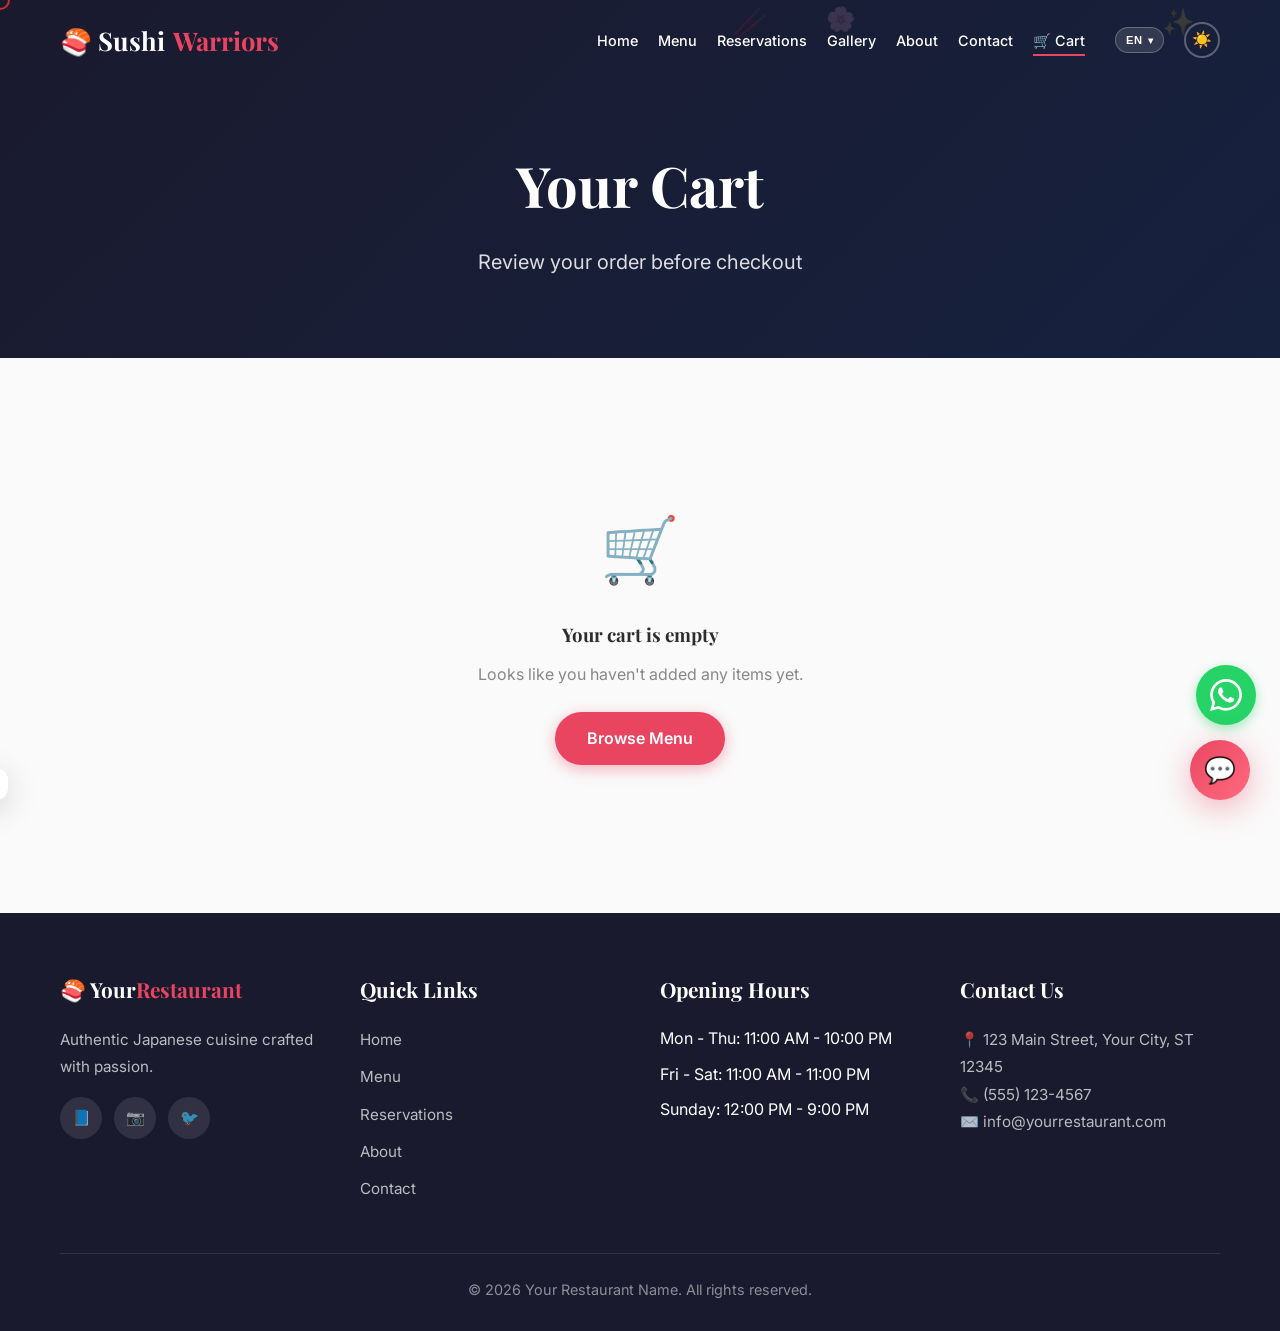
<file: cart.html>
<!DOCTYPE html>
<html lang="en">
<head>
    <meta charset="UTF-8">
    <meta name="viewport" content="width=device-width, initial-scale=1.0">
    <meta name="description" content="Your restaurant cart. Review your order, adjust quantities, and checkout for delivery or pickup.">
    <title>Your Cart | Your Restaurant Name - Checkout</title>
    <link rel="icon" type="image/svg+xml" href="data:image/svg+xml,<svg xmlns='http://www.w3.org/2000/svg' viewBox='0 0 100 100'><text y='.9em' font-size='90'>🍣</text></svg>">
    <link rel="preconnect" href="https://fonts.googleapis.com">
    <link rel="preconnect" href="https://fonts.gstatic.com" crossorigin>
    <link href="https://fonts.googleapis.com/css2?family=Inter:wght@400;500;600;700&family=Playfair+Display:wght@400;600;700&display=swap" rel="stylesheet">
    <link rel="stylesheet" href="css/style.css">
</head>
<body>
    <!-- Header -->
    <header class="header" id="header">
        <div class="container">
            <nav class="nav">
                <a href="index.html" class="logo">🍣 Sushi<span>Warriors</span></a>
                <ul class="nav-menu" id="navMenu">
                    <li><a href="index.html" class="nav-link" data-i18n="nav.home">Home</a></li>
                    <li><a href="menu.html" class="nav-link" data-i18n="nav.menu">Menu</a></li>
                    <li><a href="reservations.html" class="nav-link" data-i18n="nav.reservations">Reservations</a></li>
                    <li><a href="gallery.html" class="nav-link" data-i18n="nav.gallery">Gallery</a></li>
                    <li><a href="about.html" class="nav-link" data-i18n="nav.about">About</a></li>
                    <li><a href="contact.html" class="nav-link" data-i18n="nav.contact">Contact</a></li>
                    <li>
                        <a href="cart.html" class="nav-link nav-cart active">
                            🛒 <span data-i18n="nav.cart">Cart</span>
                            <span class="cart-count" id="cartCount">0</span>
                        </a>
                    </li>
                    <li class="lang-selector">
                        <button class="lang-selector-toggle" aria-label="Select language">
                            <span class="current-lang">EN</span>
                        </button>
                        <div class="lang-dropdown">
                            <button class="lang-option" data-lang="en">
                                <span class="flag">🇺🇸</span>
                                <span>English</span>
                            </button>
                            <button class="lang-option" data-lang="es">
                                <span class="flag">🇪🇸</span>
                                <span>Español</span>
                            </button>
                        </div>
                    </li>
                </ul>
                <div class="menu-toggle" id="menuToggle">
                    <span></span>
                    <span></span>
                    <span></span>
                </div>
            </nav>
        </div>
    </header>

    <main>
        <!-- Page Header -->
        <section class="page-header">
            <div class="container">
                <h1 data-i18n="pages.cart_title">Your Cart</h1>
                <p data-i18n="pages.cart_subtitle">Review your order before checkout</p>
            </div>
        </section>

        <!-- Cart Content -->
        <section class="section">
            <div class="container">
                <!-- Cart Items Container -->
                <div id="cartContainer">
                    <!-- Populated by JavaScript -->
                </div>

                <!-- Empty Cart State -->
                <div id="emptyCart" class="cart-empty" style="display: none;">
                    <div class="cart-empty-icon">🛒</div>
                    <h3 data-i18n="cart.empty_title">Your cart is empty</h3>
                    <p data-i18n="cart.empty_text">Looks like you haven't added any items yet. Explore our menu to find something delicious!</p>
                    <a href="menu.html" class="btn btn-primary" data-i18n="cart.btn_browse">Browse Menu</a>
                </div>
            </div>
        </section>
    </main>

    <!-- Footer -->
    <footer class="footer">
        <div class="container">
            <div class="footer-grid">
                <div class="footer-col">
                    <h3>🍣 Your<span style="color: var(--secondary);">Restaurant</span></h3>
                    <p data-i18n="footer.description">Authentic Japanese cuisine crafted with passion.</p>
                    <div class="footer-social">
                        <a href="https://facebook.com/yourrestaurant" target="_blank" rel="noopener" class="social-link" aria-label="Facebook">📘</a>
                        <a href="https://instagram.com/yourrestaurant" target="_blank" rel="noopener" class="social-link" aria-label="Instagram">📷</a>
                        <a href="https://twitter.com/yourrestaurant" target="_blank" rel="noopener" class="social-link" aria-label="Twitter">🐦</a>
                    </div>
                </div>
                <div class="footer-col">
                    <h3 data-i18n="footer.quickLinks">Quick Links</h3>
                    <ul>
                        <li><a href="index.html" data-i18n="nav.home">Home</a></li>
                        <li><a href="menu.html" data-i18n="nav.menu">Our Menu</a></li>
                        <li><a href="reservations.html" data-i18n="nav.reservations">Reservations</a></li>
                        <li><a href="about.html" data-i18n="nav.about">About Us</a></li>
                        <li><a href="contact.html" data-i18n="nav.contact">Contact</a></li>
                    </ul>
                </div>
                <div class="footer-col">
                    <h3 data-i18n="footer.hours">Opening Hours</h3>
                    <ul>
                        <li data-i18n="footer.hours_mon_thu">Mon - Thu: 11:00 AM - 10:00 PM</li>
                        <li data-i18n="footer.hours_fri_sat">Fri - Sat: 11:00 AM - 11:00 PM</li>
                        <li data-i18n="footer.hours_sun">Sunday: 12:00 PM - 9:00 PM</li>
                    </ul>
                </div>
                <div class="footer-col">
                    <h3 data-i18n="footer.contact">Contact Us</h3>
                    <p>📍 123 Main Street, Your City, ST 12345</p>
                    <p>📞 <a href="tel:+15551234567">(555) 123-4567</a></p>
                    <p>✉️ <a href="mailto:info@yourrestaurant.com">info@yourrestaurant.com</a></p>
                </div>
            </div>
            <div class="footer-bottom">
                <p data-i18n="footer.copyright">&copy; 2026 Your Restaurant Name. All rights reserved.</p>
            </div>
        </div>
    </footer>

    <!-- WhatsApp Order Button -->
    <a href="#" class="whatsapp-btn" id="whatsappBtn" aria-label="Order on WhatsApp" title="Order on WhatsApp">
        <svg viewBox="0 0 24 24" fill="currentColor" xmlns="http://www.w3.org/2000/svg">
            <path d="M17.472 14.382c-.297-.149-1.758-.867-2.03-.967-.273-.099-.471-.148-.67.15-.197.297-.767.966-.94 1.164-.173.199-.347.223-.644.075-.297-.15-1.255-.463-2.39-1.475-.883-.788-1.48-1.761-1.653-2.059-.173-.297-.018-.458.13-.606.134-.133.298-.347.446-.52.149-.174.198-.298.298-.497.099-.198.05-.371-.025-.52-.075-.149-.669-1.612-.916-2.207-.242-.579-.487-.5-.669-.51-.173-.008-.371-.01-.57-.01-.198 0-.52.074-.792.372-.272.297-1.04 1.016-1.04 2.479 0 1.462 1.065 2.875 1.213 3.074.149.198 2.096 3.2 5.077 4.487.709.306 1.262.489 1.694.625.712.227 1.36.195 1.871.118.571-.085 1.758-.719 2.006-1.413.248-.694.248-1.289.173-1.413-.074-.124-.272-.198-.57-.347m-5.421 7.403h-.004a9.87 9.87 0 01-5.031-1.378l-.361-.214-3.741.982.998-3.648-.235-.374a9.86 9.86 0 01-1.51-5.26c.001-5.45 4.436-9.884 9.888-9.884 2.64 0 5.122 1.03 6.988 2.898a9.825 9.825 0 012.893 6.994c-.003 5.45-4.437 9.884-9.885 9.884m8.413-18.297A11.815 11.815 0 0012.05 0C5.495 0 .16 5.335.157 11.892c0 2.096.547 4.142 1.588 5.945L.057 24l6.305-1.654a11.882 11.882 0 005.683 1.448h.005c6.554 0 11.89-5.335 11.893-11.893a11.821 11.821 0 00-3.48-8.413z"/>
        </svg>
    </a>

    <!-- Toast Notification -->
    <div class="toast" id="toast">
        <span class="toast-icon">✓</span>
        <span class="toast-message" id="toastMessage">Item removed from cart</span>
    </div>

    <!-- Back to Top Button -->
    <button class="back-to-top" id="backToTop" aria-label="Back to top">↑</button>

    <script src="js/i18n.js"></script>
    <script src="js/main.js"></script>
    <script src="js/advanced-animations.js"></script>
    <script>
        // Cart page specific functionality
        document.addEventListener('DOMContentLoaded', function() {
            renderCartPage();
        });
    </script>
</body>
</html>
</file>
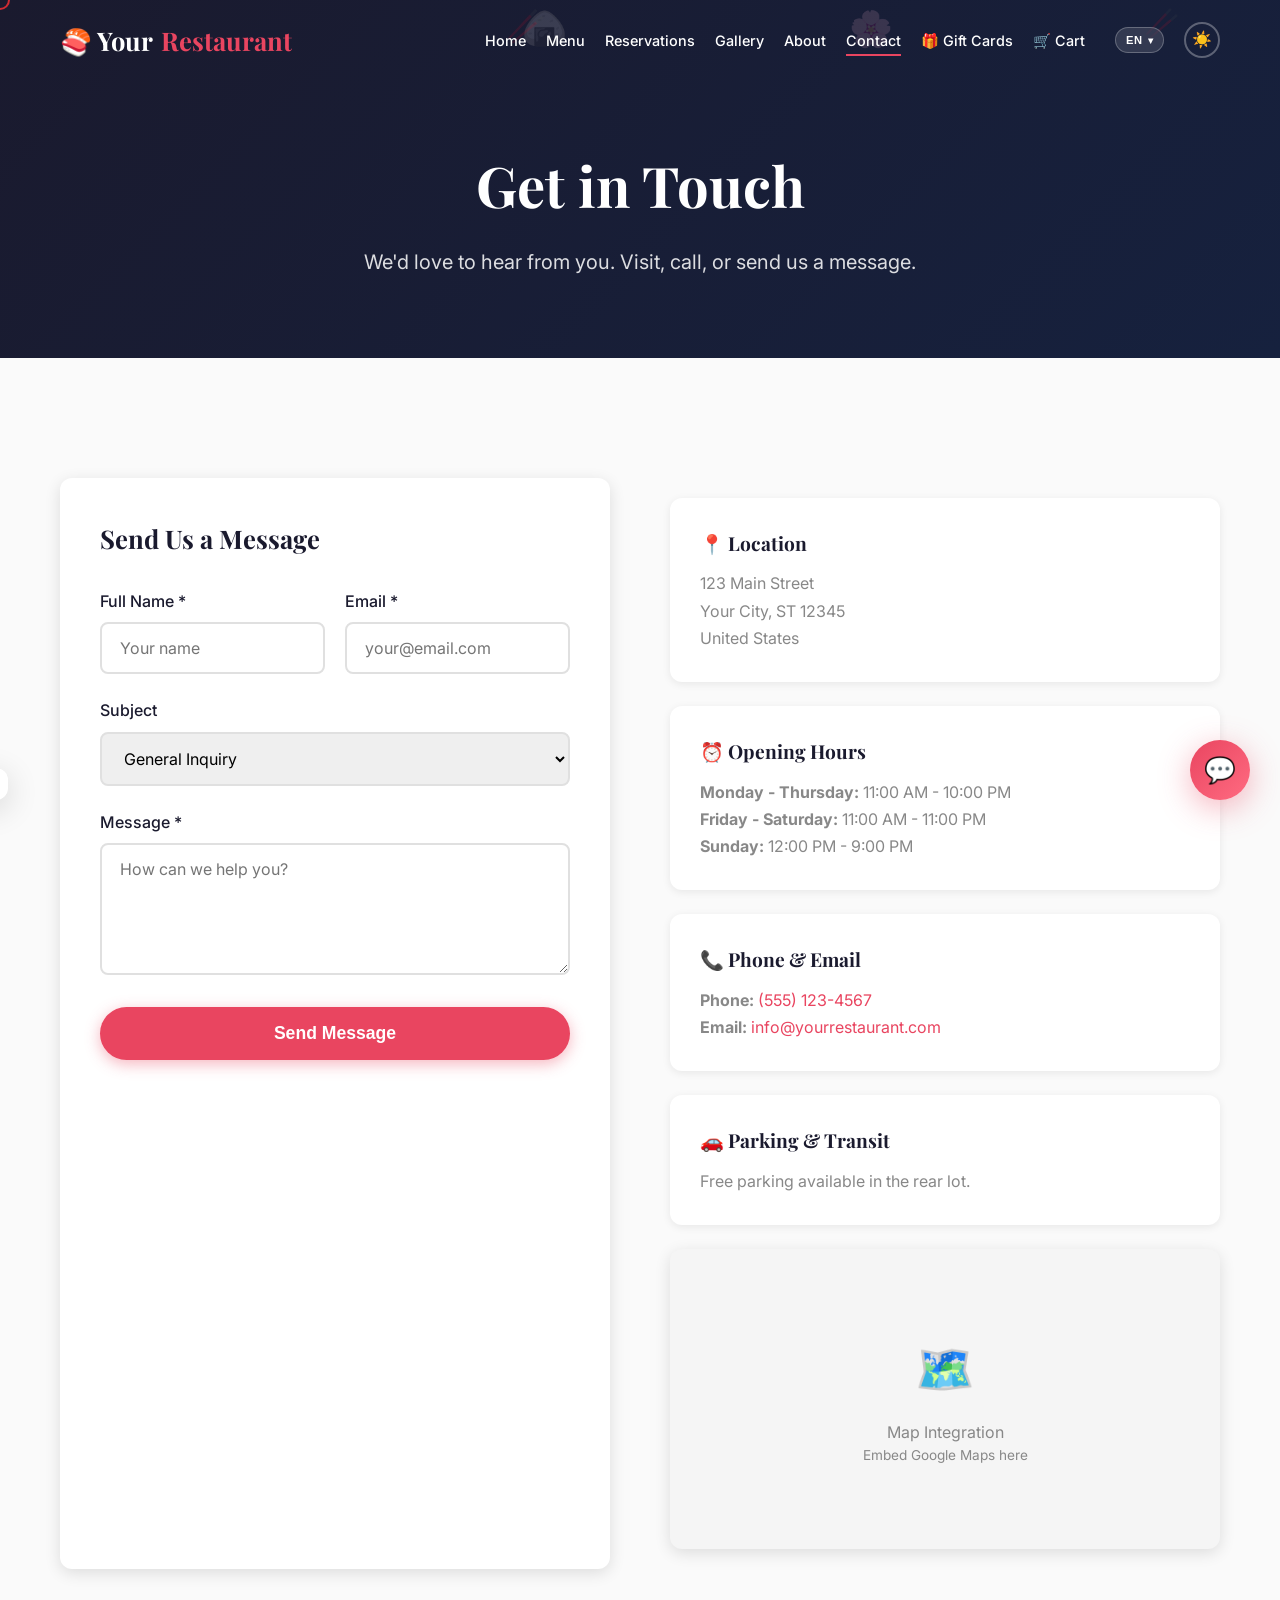
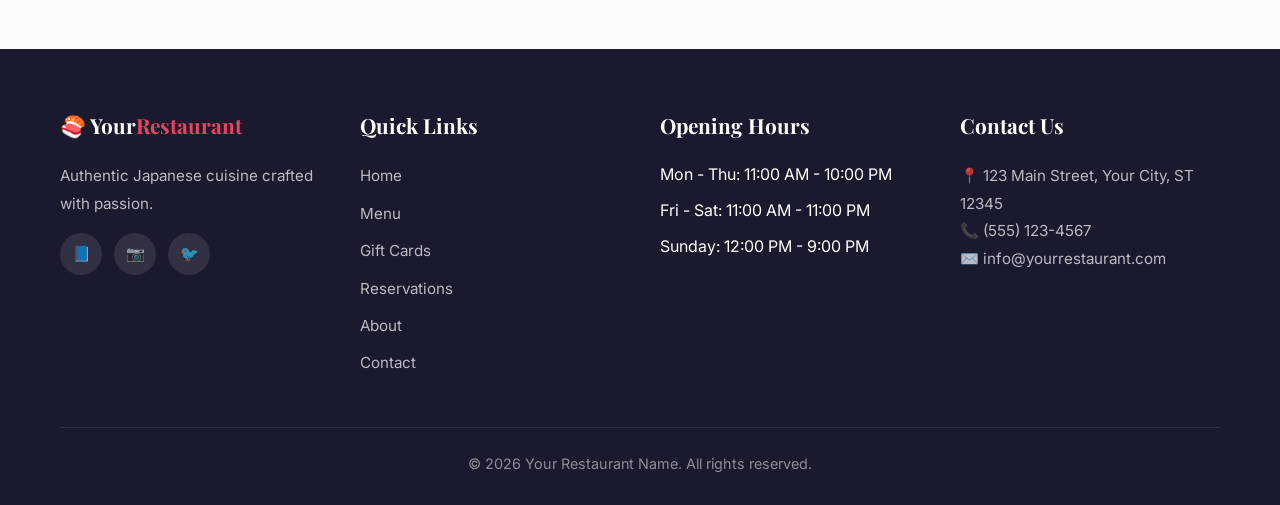
<file: contact.html>
<!DOCTYPE html>
<html lang="en">
<head>
    <meta charset="UTF-8">
    <meta name="viewport" content="width=device-width, initial-scale=1.0">
    <meta name="description" content="Contact Your Restaurant Name. Find our location, hours, phone number, or send us a message. We'd love to hear from you!">
    <meta name="keywords" content="sushi restaurant contact, restaurant location, Japanese restaurant hours, contact us">
    <title>Contact Us | Your Restaurant Name - Location & Hours</title>
    <link rel="icon" type="image/svg+xml" href="data:image/svg+xml,<svg xmlns='http://www.w3.org/2000/svg' viewBox='0 0 100 100'><text y='.9em' font-size='90'>🍣</text></svg>">
    <link rel="preconnect" href="https://fonts.googleapis.com">
    <link rel="preconnect" href="https://fonts.gstatic.com" crossorigin>
    <link href="https://fonts.googleapis.com/css2?family=Inter:wght@400;500;600;700&family=Playfair+Display:wght@400;600;700&display=swap" rel="stylesheet">
    <link rel="stylesheet" href="css/style.css">
</head>
<body>
    <!-- Header -->
    <header class="header" id="header">
        <div class="container">
            <nav class="nav">
                <a href="index.html" class="logo">🍣 Your<span>Restaurant</span></a>
                <ul class="nav-menu" id="navMenu">
                    <li><a href="index.html" class="nav-link" data-i18n="nav.home">Home</a></li>
                    <li><a href="menu.html" class="nav-link" data-i18n="nav.menu">Menu</a></li>
                    <li><a href="reservations.html" class="nav-link" data-i18n="nav.reservations">Reservations</a></li>
                    <li><a href="gallery.html" class="nav-link" data-i18n="nav.gallery">Gallery</a></li>
                    <li><a href="about.html" class="nav-link" data-i18n="nav.about">About</a></li>
                    <li><a href="contact.html" class="nav-link active">Contact</a></li>
                    <li><a href="giftcard-purchase.html" class="nav-link">🎁 Gift Cards</a></li>
                    <li>
                        <a href="cart.html" class="nav-link nav-cart">
                            🛒 <span data-i18n="nav.cart">Cart</span>
                            <span class="cart-count" id="cartCount">0</span>
                        </a>
                    </li>
                    <li class="lang-selector">
                        <button class="lang-selector-toggle" aria-label="Select language">
                            <span class="current-lang">EN</span>
                        </button>
                        <div class="lang-dropdown">
                            <button class="lang-option" data-lang="en">
                                <span class="flag">🇺🇸</span>
                                <span>English</span>
                            </button>
                            <button class="lang-option" data-lang="es">
                                <span class="flag">🇪🇸</span>
                                <span>Español</span>
                            </button>
                        </div>
                    </li>
                </ul>
                <div class="menu-toggle" id="menuToggle">
                    <span></span>
                    <span></span>
                    <span></span>
                </div>
            </nav>
        </div>
    </header>

    <main>
        <!-- Page Header -->
        <section class="page-header">
            <div class="container">
                <h1 data-i18n="pages.contact_title">Get in Touch</h1>
                <p data-i18n="pages.contact_subtitle">We'd love to hear from you. Visit, call, or send us a message.</p>
            </div>
        </section>

        <!-- Contact Section -->
        <section class="section">
            <div class="container">
                <div class="contact-grid">
                    <!-- Contact Form -->
                    <div class="contact-form reveal-left">
                        <h2 style="font-family: var(--font-heading); font-size: 1.6rem; margin-bottom: 30px; color: var(--primary);" data-i18n="contact.form_title">Send Us a Message</h2>

                        <form id="contactForm">
                            <div class="form-row">
                                <div class="form-group">
                                    <label for="name" data-i18n="contact.label_name">Full Name *</label>
                                    <input type="text" id="name" name="name" required placeholder="Your name">
                                </div>
                                <div class="form-group">
                                    <label for="email" data-i18n="contact.label_email">Email *</label>
                                    <input type="email" id="email" name="email" required placeholder="your@email.com">
                                </div>
                            </div>

                            <div class="form-group">
                                <label for="subject" data-i18n="contact.label_subject">Subject</label>
                                <select id="subject" name="subject">
                                    <option value="general" data-i18n="contact.opt_general">General Inquiry</option>
                                    <option value="catering" data-i18n="contact.opt_catering">Catering Request</option>
                                    <option value="feedback" data-i18n="contact.opt_feedback">Feedback</option>
                                    <option value="careers" data-i18n="contact.opt_careers">Careers</option>
                                    <option value="other" data-i18n="contact.opt_other">Other</option>
                                </select>
                            </div>

                            <div class="form-group">
                                <label for="message" data-i18n="contact.label_message">Message *</label>
                                <textarea id="message" name="message" rows="5" required placeholder="How can we help you?"></textarea>
                            </div>

                            <button type="submit" class="btn btn-primary btn-lg" style="width: 100%;" data-i18n="contact.btn_send">Send Message</button>
                        </form>

                        <div id="contactSuccess" style="display: none; text-align: center; padding: 40px 20px;">
                            <div style="font-size: 4rem; margin-bottom: 20px;">✓</div>
                            <h3 style="font-family: var(--font-heading); font-size: 1.6rem; margin-bottom: 12px; color: var(--primary);" data-i18n="contact.success_title">Message Sent!</h3>
                            <p style="color: var(--gray-dark); margin-bottom: 24px;" data-i18n="contact.success_text">Thank you for reaching out. We'll get back to you within 24 hours.</p>
                            <a href="index.html" class="btn btn-outline" data-i18n="contact.btn_back_home">Back to Home</a>
                        </div>
                    </div>

                    <!-- Contact Info -->
                    <div class="contact-info reveal-right">
                        <div class="contact-card">
                            <h3 data-i18n="contact.location_title">📍 Location</h3>
                            <p>123 Main Street<br>Your City, ST 12345<br>United States</p>
                        </div>

                        <div class="contact-card">
                            <h3 data-i18n="contact.hours_title">⏰ Opening Hours</h3>
                            <p><strong data-i18n="contact.hours_mon_thu_label">Monday - Thursday:</strong> 11:00 AM - 10:00 PM</p>
                            <p><strong data-i18n="contact.hours_fri_sat_label">Friday - Saturday:</strong> 11:00 AM - 11:00 PM</p>
                            <p><strong data-i18n="contact.hours_sun_label">Sunday:</strong> 12:00 PM - 9:00 PM</p>
                        </div>

                        <div class="contact-card">
                            <h3 data-i18n="contact.phone_email_title">📞 Phone & Email</h3>
                            <p><strong data-i18n="contact.label_phone">Phone:</strong> <a href="tel:+15551234567" style="color: var(--secondary);">(555) 123-4567</a></p>
                            <p><strong data-i18n="contact.label_email_addr">Email:</strong> <a href="mailto:info@yourrestaurant.com" style="color: var(--secondary);">info@yourrestaurant.com</a></p>
                        </div>

                        <div class="contact-card">
                            <h3 data-i18n="contact.parking_title">🚗 Parking & Transit</h3>
                            <p data-i18n="contact.parking_text">Free parking available in the rear lot. Street parking on Main Street. 5-minute walk from Downtown Metro Station.</p>
                        </div>

                        <!-- Map Placeholder -->
                        <div class="map-container">
                            <div style="text-align: center;">
                                <div style="font-size: 3rem; margin-bottom: 12px;">🗺️</div>
                                <p data-i18n="contact.map_title">Map Integration</p>
                                <p style="font-size: 0.85rem;" data-i18n="contact.map_subtitle">Embed Google Maps here</p>
                            </div>
                        </div>
                    </div>
                </div>
            </div>
        </section>
    </main>

    <!-- Footer -->
    <footer class="footer">
        <div class="container">
            <div class="footer-grid">
                <div class="footer-col">
                    <h3>🍣 Your<span style="color: var(--secondary);">Restaurant</span></h3>
                    <p data-i18n="footer.description">Authentic Japanese cuisine crafted with passion.</p>
                    <div class="footer-social">
                        <a href="https://facebook.com/yourrestaurant" target="_blank" rel="noopener" class="social-link" aria-label="Facebook">📘</a>
                        <a href="https://instagram.com/yourrestaurant" target="_blank" rel="noopener" class="social-link" aria-label="Instagram">📷</a>
                        <a href="https://twitter.com/yourrestaurant" target="_blank" rel="noopener" class="social-link" aria-label="Twitter">🐦</a>
                    </div>
                </div>
                <div class="footer-col">
                    <h3 data-i18n="footer.quickLinks">Quick Links</h3>
                    <ul>
                        <li><a href="index.html" data-i18n="nav.home">Home</a></li>
                        <li><a href="menu.html" data-i18n="nav.menu">Our Menu</a></li>
                        <li><a href="giftcard-purchase.html">Gift Cards</a></li>
                        <li><a href="reservations.html" data-i18n="nav.reservations">Reservations</a></li>
                        <li><a href="about.html" data-i18n="nav.about">About Us</a></li>
                        <li><a href="contact.html" data-i18n="nav.contact">Contact</a></li>
                    </ul>
                </div>
                <div class="footer-col">
                    <h3 data-i18n="footer.hours">Opening Hours</h3>
                    <ul>
                        <li data-i18n="footer.hours_mon_thu">Mon - Thu: 11:00 AM - 10:00 PM</li>
                        <li data-i18n="footer.hours_fri_sat">Fri - Sat: 11:00 AM - 11:00 PM</li>
                        <li data-i18n="footer.hours_sun">Sunday: 12:00 PM - 9:00 PM</li>
                    </ul>
                </div>
                <div class="footer-col">
                    <h3 data-i18n="footer.contact">Contact Us</h3>
                    <p>📍 123 Main Street, Your City, ST 12345</p>
                    <p>📞 <a href="tel:+15551234567">(555) 123-4567</a></p>
                    <p>✉️ <a href="mailto:info@yourrestaurant.com">info@yourrestaurant.com</a></p>
                </div>
            </div>
            <div class="footer-bottom">
                <p data-i18n="footer.copyright">&copy; 2026 Your Restaurant Name. All rights reserved.</p>
            </div>
        </div>
    </footer>

    <!-- Toast Notification -->
    <div class="toast" id="toast">
        <span class="toast-icon">✓</span>
        <span class="toast-message" id="toastMessage">Success!</span>
    </div>

    <!-- Back to Top Button -->
    <button class="back-to-top" id="backToTop" aria-label="Back to top">↑</button>

    <script src="js/i18n.js"></script>
    <script src="js/main.js"></script>
    <script src="js/advanced-animations.js"></script>
    <script>
        // Contact form handling
        document.addEventListener('DOMContentLoaded', function() {
            const form = document.getElementById('contactForm');
            if (form) {
                form.addEventListener('submit', function(e) {
                    e.preventDefault();
                    form.style.display = 'none';
                    document.getElementById('contactSuccess').style.display = 'block';
                    showToast('Message sent successfully!');
                });
            }
        });
    </script>
</body>
</html>
</file>
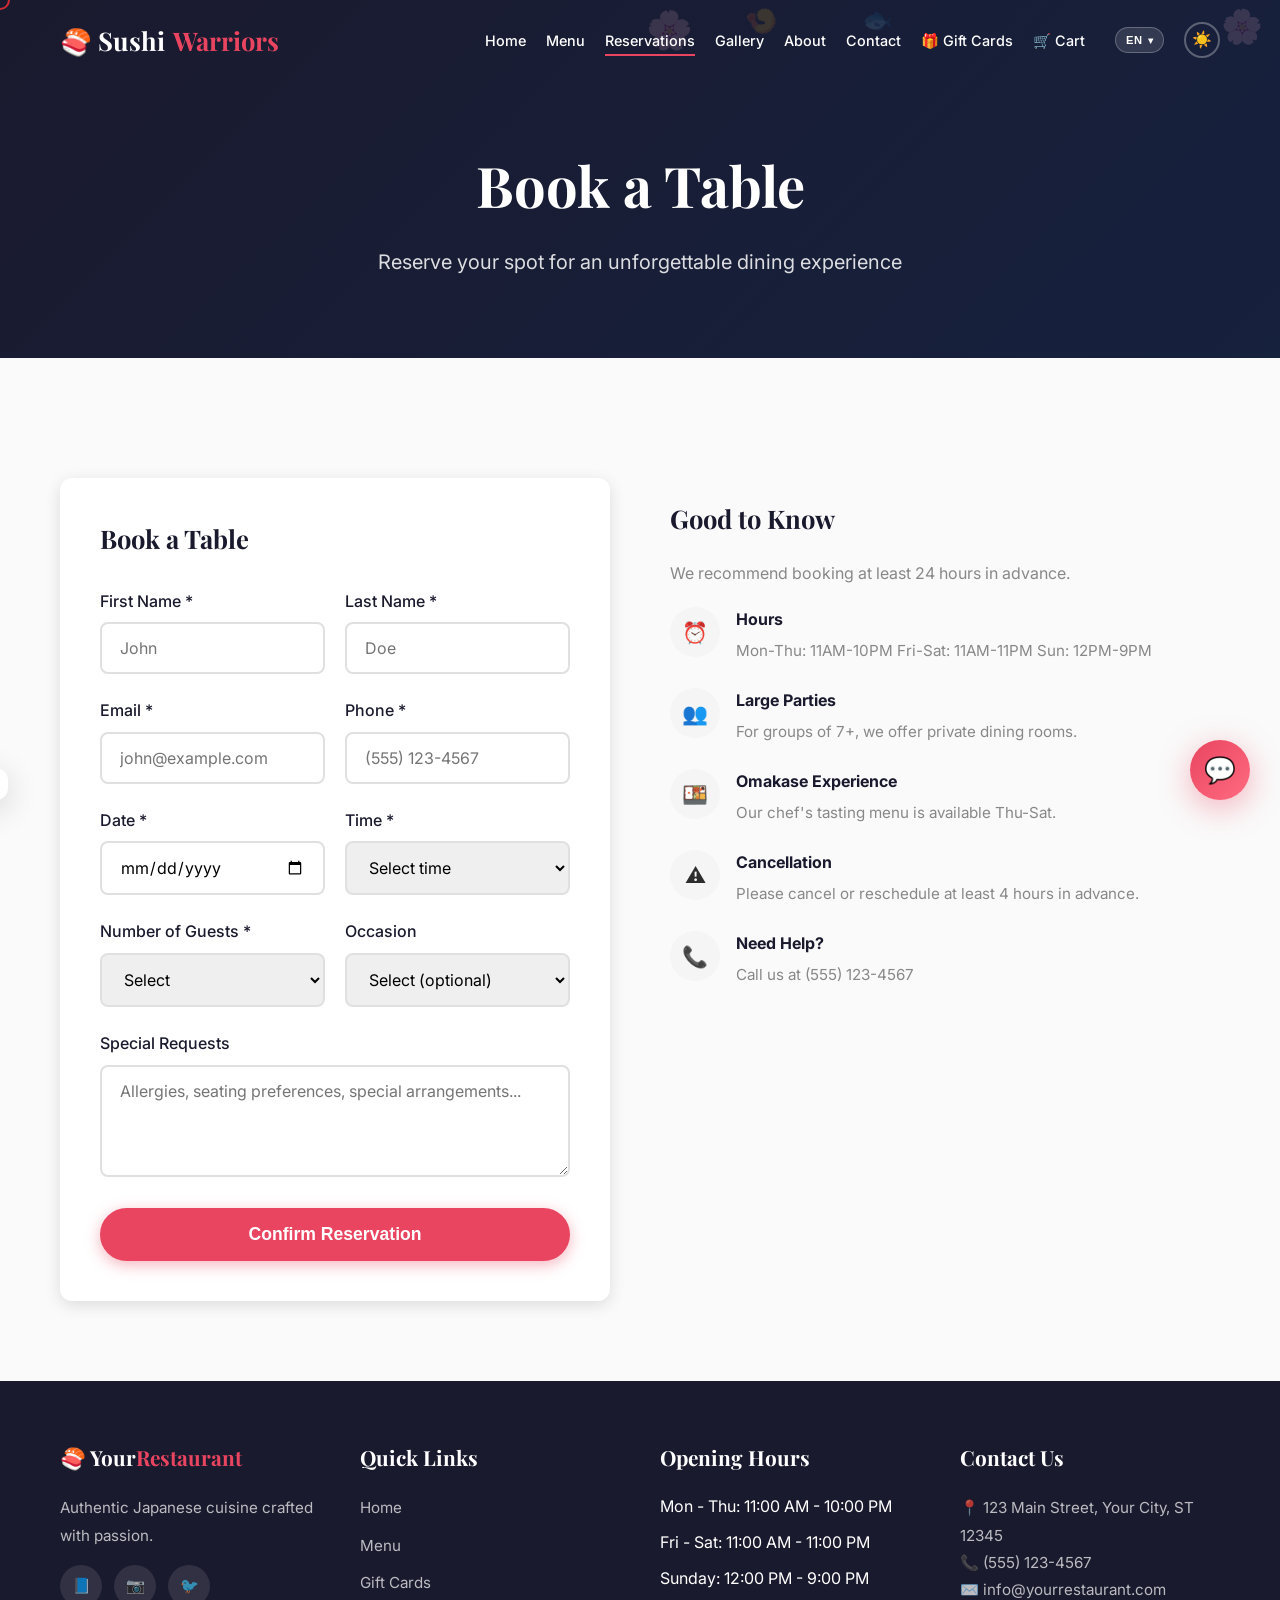
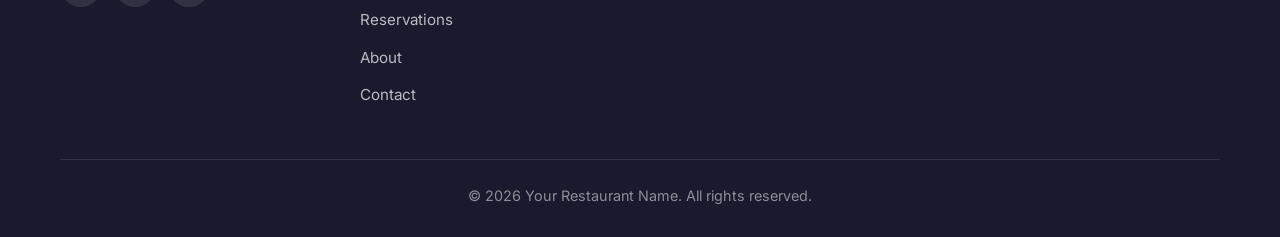
<file: reservations.html>
<!DOCTYPE html>
<html lang="en">
<head>
    <meta charset="UTF-8">
    <meta name="viewport" content="width=device-width, initial-scale=1.0">
    <meta name="description" content="Reserve your table at Your Restaurant Name. Book online for an authentic Japanese dining experience. Perfect for date nights, family dinners, and special occasions.">
    <meta name="keywords" content="restaurant reservation, book sushi table, Japanese restaurant booking, omakase reservation">
    <title>Reservations | Your Restaurant Name - Book Your Table</title>
    <link rel="icon" type="image/svg+xml" href="data:image/svg+xml,<svg xmlns='http://www.w3.org/2000/svg' viewBox='0 0 100 100'><text y='.9em' font-size='90'>🍣</text></svg>">
    <link rel="preconnect" href="https://fonts.googleapis.com">
    <link rel="preconnect" href="https://fonts.gstatic.com" crossorigin>
    <link href="https://fonts.googleapis.com/css2?family=Inter:wght@400;500;600;700&family=Playfair+Display:wght@400;600;700&display=swap" rel="stylesheet">
    <link rel="stylesheet" href="css/style.css">
    <script type="application/ld+json">
    {
      "@context": "https://schema.org",
      "@type": "ReservationService",
      "name": "Your Restaurant Name Reservations",
      "provider": {
        "@type": "Restaurant",
        "name": "Your Restaurant Name",
        "telephone": "+1-555-123-4567"
      }
    }
    </script>
</head>
<body>
    <!-- Header -->
    <header class="header" id="header">
        <div class="container">
            <nav class="nav">
                <a href="index.html" class="logo">🍣 Sushi<span>Warriors</span></a>
                <ul class="nav-menu" id="navMenu">
                    <li><a href="index.html" class="nav-link" data-i18n="nav.home">Home</a></li>
                    <li><a href="menu.html" class="nav-link" data-i18n="nav.menu">Menu</a></li>
                    <li><a href="reservations.html" class="nav-link active">Reservations</a></li>
                    <li><a href="gallery.html" class="nav-link" data-i18n="nav.gallery">Gallery</a></li>
                    <li><a href="about.html" class="nav-link" data-i18n="nav.about">About</a></li>
                    <li><a href="contact.html" class="nav-link" data-i18n="nav.contact">Contact</a></li>
                    <li><a href="giftcard-purchase.html" class="nav-link">🎁 Gift Cards</a></li>
                    <li>
                        <a href="cart.html" class="nav-link nav-cart">
                            🛒 <span data-i18n="nav.cart">Cart</span>
                            <span class="cart-count" id="cartCount">0</span>
                        </a>
                    </li>
                    <li class="lang-selector">
                        <button class="lang-selector-toggle" aria-label="Select language">
                            <span class="current-lang">EN</span>
                        </button>
                        <div class="lang-dropdown">
                            <button class="lang-option" data-lang="en">
                                <span class="flag">🇺🇸</span>
                                <span>English</span>
                            </button>
                            <button class="lang-option" data-lang="es">
                                <span class="flag">🇪🇸</span>
                                <span>Español</span>
                            </button>
                        </div>
                    </li>
                </ul>
                <div class="menu-toggle" id="menuToggle">
                    <span></span>
                    <span></span>
                    <span></span>
                </div>
            </nav>
        </div>
    </header>

    <main>
        <!-- Page Header -->
        <section class="page-header">
            <div class="container">
                <h1 data-i18n="pages.reservations_title">Reserve Your Table</h1>
                <p data-i18n="pages.reservations_subtitle">Secure your spot for an unforgettable dining experience</p>
            </div>
        </section>

        <!-- Reservation Section -->
        <section class="section">
            <div class="container">
                <div class="reservation-grid">
                    <!-- Reservation Form -->
                    <div class="reservation-form reveal-left">
                        <h2 style="font-family: var(--font-heading); font-size: 1.6rem; margin-bottom: 30px; color: var(--primary);" data-i18n="reservations.form_title">Book a Table</h2>

                        <form id="reservationForm">
                            <div class="form-row">
                                <div class="form-group">
                                    <label for="firstName" data-i18n="reservations.label_first_name">First Name *</label>
                                    <input type="text" id="firstName" name="firstName" required placeholder="John">
                                </div>
                                <div class="form-group">
                                    <label for="lastName" data-i18n="reservations.label_last_name">Last Name *</label>
                                    <input type="text" id="lastName" name="lastName" required placeholder="Doe">
                                </div>
                            </div>

                            <div class="form-row">
                                <div class="form-group">
                                    <label for="email" data-i18n="reservations.label_email">Email *</label>
                                    <input type="email" id="email" name="email" required placeholder="john@example.com">
                                </div>
                                <div class="form-group">
                                    <label for="phone" data-i18n="reservations.label_phone">Phone *</label>
                                    <input type="tel" id="phone" name="phone" required placeholder="(555) 123-4567">
                                </div>
                            </div>

                            <div class="form-row">
                                <div class="form-group">
                                    <label for="date" data-i18n="reservations.label_date">Date *</label>
                                    <input type="date" id="date" name="date" required>
                                </div>
                                <div class="form-group">
                                    <label for="time" data-i18n="reservations.label_time">Time *</label>
                                    <select id="time" name="time" required>
                                        <option value="" data-i18n="reservations.opt_select_time">Select time</option>
                                        <option value="11:00">11:00 AM</option>
                                        <option value="11:30">11:30 AM</option>
                                        <option value="12:00">12:00 PM</option>
                                        <option value="12:30">12:30 PM</option>
                                        <option value="13:00">1:00 PM</option>
                                        <option value="13:30">1:30 PM</option>
                                        <option value="14:00">2:00 PM</option>
                                        <option value="17:00">5:00 PM</option>
                                        <option value="17:30">5:30 PM</option>
                                        <option value="18:00">6:00 PM</option>
                                        <option value="18:30">6:30 PM</option>
                                        <option value="19:00">7:00 PM</option>
                                        <option value="19:30">7:30 PM</option>
                                        <option value="20:00">8:00 PM</option>
                                        <option value="20:30">8:30 PM</option>
                                        <option value="21:00">9:00 PM</option>
                                    </select>
                                </div>
                            </div>

                            <div class="form-row">
                                <div class="form-group">
                                    <label for="guests" data-i18n="reservations.label_guests">Number of Guests *</label>
                                    <select id="guests" name="guests" required>
                                        <option value="" data-i18n="reservations.opt_select_guests">Select</option>
                                        <option value="1" data-i18n="reservations.opt_1_guest">1 Guest</option>
                                        <option value="2" data-i18n="reservations.opt_2_guests">2 Guests</option>
                                        <option value="3" data-i18n="reservations.opt_3_guests">3 Guests</option>
                                        <option value="4" data-i18n="reservations.opt_4_guests">4 Guests</option>
                                        <option value="5" data-i18n="reservations.opt_5_guests">5 Guests</option>
                                        <option value="6" data-i18n="reservations.opt_6_guests">6 Guests</option>
                                        <option value="7" data-i18n="reservations.opt_7_plus">7+ Guests (Private Dining)</option>
                                    </select>
                                </div>
                                <div class="form-group">
                                    <label for="occasion" data-i18n="reservations.label_occasion">Occasion</label>
                                    <select id="occasion" name="occasion">
                                        <option value="" data-i18n="reservations.opt_select_occasion">Select (optional)</option>
                                        <option value="birthday" data-i18n="reservations.occasion_birthday">Birthday</option>
                                        <option value="anniversary" data-i18n="reservations.occasion_anniversary">Anniversary</option>
                                        <option value="business" data-i18n="reservations.occasion_business">Business Dinner</option>
                                        <option value="date" data-i18n="reservations.occasion_date">Date Night</option>
                                        <option value="celebration" data-i18n="reservations.occasion_celebration">Celebration</option>
                                        <option value="other" data-i18n="reservations.occasion_other">Other</option>
                                    </select>
                                </div>
                            </div>

                            <div class="form-group">
                                <label for="requests" data-i18n="reservations.label_requests">Special Requests</label>
                                <textarea id="requests" name="requests" rows="4" placeholder="Allergies, seating preferences, special arrangements..."></textarea>
                            </div>

                            <button type="submit" class="btn btn-primary btn-lg" style="width: 100%;" data-i18n="reservations.btn_confirm">Confirm Reservation</button>
                        </form>

                        <div id="reservationSuccess" style="display: none; text-align: center; padding: 40px 20px;">
                            <div style="font-size: 4rem; margin-bottom: 20px;">✓</div>
                            <h3 style="font-family: var(--font-heading); font-size: 1.6rem; margin-bottom: 12px; color: var(--primary);" data-i18n="reservations.success_title">Reservation Confirmed!</h3>
                            <p style="color: var(--gray-dark); margin-bottom: 24px;" data-i18n="reservations.success_text">We've sent a confirmation email with all the details. See you soon!</p>
                            <a href="index.html" class="btn btn-outline" data-i18n="reservations.btn_back_home">Back to Home</a>
                        </div>
                    </div>

                    <!-- Reservation Info -->
                    <div class="reservation-info reveal-right">
                        <h3 data-i18n="reservations.info_title">Good to Know</h3>
                        <p data-i18n="reservations.info_intro">We recommend booking at least 24 hours in advance. For same-day reservations, please call us directly.</p>

                        <div class="info-item">
                            <div class="info-icon">⏰</div>
                            <div class="info-text">
                                <h4 data-i18n="reservations.info_hours_title">Hours</h4>
                                <p data-i18n="reservations.info_hours_text">Mon-Thu: 11AM-10PM<br>Fri-Sat: 11AM-11PM<br>Sun: 12PM-9PM</p>
                            </div>
                        </div>

                        <div class="info-item">
                            <div class="info-icon">👥</div>
                            <div class="info-text">
                                <h4 data-i18n="reservations.info_large_parties_title">Large Parties</h4>
                                <p data-i18n="reservations.info_large_parties_text">For groups of 7+, we offer private dining rooms. Please mention in special requests.</p>
                            </div>
                        </div>

                        <div class="info-item">
                            <div class="info-icon">🍱</div>
                            <div class="info-text">
                                <h4 data-i18n="reservations.info_omakase_title">Omakase Experience</h4>
                                <p data-i18n="reservations.info_omakase_text">Our chef's tasting menu is available Thu-Sat. Limited to 8 guests per seating.</p>
                            </div>
                        </div>

                        <div class="info-item">
                            <div class="info-icon">⚠️</div>
                            <div class="info-text">
                                <h4 data-i18n="reservations.info_cancellation_title">Cancellation</h4>
                                <p data-i18n="reservations.info_cancellation_text">Please cancel or reschedule at least 4 hours in advance. Late cancellations may incur a fee.</p>
                            </div>
                        </div>

                        <div class="info-item">
                            <div class="info-icon">📞</div>
                            <div class="info-text">
                                <h4 data-i18n="reservations.info_help_title">Need Help?</h4>
                                <p data-i18n="reservations.info_help_text">Call us at <a href="tel:+15551234567" style="color: var(--secondary);">(555) 123-4567</a></p>
                            </div>
                        </div>
                    </div>
                </div>
            </div>
        </section>
    </main>

    <!-- Footer -->
    <footer class="footer">
        <div class="container">
            <div class="footer-grid">
                <div class="footer-col">
                    <h3>🍣 Your<span style="color: var(--secondary);">Restaurant</span></h3>
                    <p data-i18n="footer.description">Authentic Japanese cuisine crafted with passion.</p>
                    <div class="footer-social">
                        <a href="https://facebook.com/yourrestaurant" target="_blank" rel="noopener" class="social-link" aria-label="Facebook">📘</a>
                        <a href="https://instagram.com/yourrestaurant" target="_blank" rel="noopener" class="social-link" aria-label="Instagram">📷</a>
                        <a href="https://twitter.com/yourrestaurant" target="_blank" rel="noopener" class="social-link" aria-label="Twitter">🐦</a>
                    </div>
                </div>
                <div class="footer-col">
                    <h3 data-i18n="footer.quickLinks">Quick Links</h3>
                    <ul>
                        <li><a href="index.html" data-i18n="nav.home">Home</a></li>
                        <li><a href="menu.html" data-i18n="nav.menu">Our Menu</a></li>
                        <li><a href="giftcard-purchase.html">Gift Cards</a></li>
                        <li><a href="reservations.html" data-i18n="nav.reservations">Reservations</a></li>
                        <li><a href="about.html" data-i18n="nav.about">About Us</a></li>
                        <li><a href="contact.html" data-i18n="nav.contact">Contact</a></li>
                    </ul>
                </div>
                <div class="footer-col">
                    <h3 data-i18n="footer.hours">Opening Hours</h3>
                    <ul>
                        <li data-i18n="footer.hours_mon_thu">Mon - Thu: 11:00 AM - 10:00 PM</li>
                        <li data-i18n="footer.hours_fri_sat">Fri - Sat: 11:00 AM - 11:00 PM</li>
                        <li data-i18n="footer.hours_sun">Sunday: 12:00 PM - 9:00 PM</li>
                    </ul>
                </div>
                <div class="footer-col">
                    <h3 data-i18n="footer.contact">Contact Us</h3>
                    <p>📍 123 Main Street, Your City, ST 12345</p>
                    <p>📞 <a href="tel:+15551234567">(555) 123-4567</a></p>
                    <p>✉️ <a href="mailto:info@yourrestaurant.com">info@yourrestaurant.com</a></p>
                </div>
            </div>
            <div class="footer-bottom">
                <p data-i18n="footer.copyright">&copy; 2026 Your Restaurant Name. All rights reserved.</p>
            </div>
        </div>
    </footer>

    <!-- Toast Notification -->
    <div class="toast" id="toast">
        <span class="toast-icon">✓</span>
        <span class="toast-message" id="toastMessage">Success!</span>
    </div>

    <!-- Back to Top Button -->
    <button class="back-to-top" id="backToTop" aria-label="Back to top">↑</button>

    <script src="js/i18n.js"></script>
    <script src="js/main.js"></script>
    <script src="js/advanced-animations.js"></script>
    <script>
        // Set minimum date to today
        document.addEventListener('DOMContentLoaded', function() {
            const dateInput = document.getElementById('date');
            if (dateInput) {
                const today = new Date().toISOString().split('T')[0];
                dateInput.setAttribute('min', today);
            }

            // Handle form submission
            const form = document.getElementById('reservationForm');
            if (form) {
                form.addEventListener('submit', function(e) {
                    e.preventDefault();
                    // Show success message
                    form.style.display = 'none';
                    document.getElementById('reservationSuccess').style.display = 'block';
                    showToast('Reservation confirmed! Check your email.');
                });
            }
        });
    </script>
</body>
</html>
</file>
<file: css/style.css>
/* ========================================
   RESTAURANT WEBSITE - MAIN STYLESHEET
   Modern Japanese Minimalism
   ======================================== */

/* --- CSS VARIABLES --- */
:root {
  --primary: #1A1A2E;
  --secondary: #E94560;
  --accent: #F5A623;
  --background: #FAFAFA;
  --text: #2D2D2D;
  --white: #FFFFFF;
  --gray-light: #F5F5F5;
  --gray: #E0E0E0;
  --gray-dark: #888888;
  --success: #28A745;
  --font-heading: 'Playfair Display', serif;
  --font-body: 'Inter', sans-serif;
  --shadow-sm: 0 2px 8px rgba(0,0,0,0.08);
  --shadow-md: 0 4px 16px rgba(0,0,0,0.12);
  --shadow-lg: 0 8px 32px rgba(0,0,0,0.16);
  --shadow-hover: 0 12px 40px rgba(0,0,0,0.18);
  --radius-sm: 8px;
  --radius-md: 12px;
  --radius-lg: 20px;
  --transition: all 0.3s cubic-bezier(0.4, 0, 0.2, 1);
}

/* --- DARK MODE --- */
[data-theme="dark"] {
  --primary: #E8E8E8;
  --secondary: #FF6B81;
  --accent: #FFD700;
  --background: #0D0D1A;
  --text: #E0E0E0;
  --white: #16162A;
  --gray-light: #1A1A30;
  --gray: #2A2A45;
  --gray-dark: #A0A0B8;
  --shadow-sm: 0 2px 8px rgba(0,0,0,0.4);
  --shadow-md: 0 4px 16px rgba(0,0,0,0.5);
  --shadow-lg: 0 8px 32px rgba(0,0,0,0.6);
  --shadow-hover: 0 12px 40px rgba(0,0,0,0.7);
}

/* Dark mode - keep all page backgrounds dark */
[data-theme="dark"] .hero,
[data-theme="dark"] .page-header,
[data-theme="dark"] .testimonials {
  background: linear-gradient(135deg, #0A0A14 0%, #0D1117 50%, #0F1419 100%) !important;
}

[data-theme="dark"] .cta-banner {
  background: #B8354A;
}

[data-theme="dark"] .footer {
  background: #0A0A14;
}

[data-theme="dark"] .intro,
[data-theme="dark"] .why-us {
  background: var(--white);
}

[data-theme="dark"] .featured {
  background: var(--gray-light);
}

[data-theme="dark"] .header.scrolled {
  background: #0D0D1A;
  border-bottom: 1px solid rgba(255,255,255,0.08);
}

/* Dark mode nav links - always visible */
[data-theme="dark"] .nav-link {
  color: #FFFFFF !important;
}

[data-theme="dark"] .header.scrolled .nav-link {
  color: #F0F0F0 !important;
}

[data-theme="dark"] .nav-link:hover,
[data-theme="dark"] .nav-link.active {
  color: #FF6B81 !important;
}

/* Dark mode logo */
[data-theme="dark"] .logo {
  color: #FFFFFF !important;
}

[data-theme="dark"] .header.scrolled .logo {
  color: #F0F0F0 !important;
}

/* Dark mode mobile menu */
[data-theme="dark"] .nav-menu {
  background: #0D0D1A;
}

/* Dark mode hamburger */
[data-theme="dark"] .menu-toggle span {
  background: #FFFFFF;
}

[data-theme="dark"] .header.scrolled .menu-toggle span {
  background: #F0F0F0;
}

/* Dark mode toggle button */
[data-theme="dark"] .dark-mode-toggle {
  border-color: rgba(255,255,255,0.5);
}

[data-theme="dark"] .header.scrolled .dark-mode-toggle {
  border-color: rgba(255,255,255,0.3);
}

[data-theme="dark"] .dish-card,
[data-theme="dark"] .menu-item,
[data-theme="dark"] .feature-card,
[data-theme="dark"] .value-card,
[data-theme="dark"] .contact-card,
[data-theme="dark"] .cart-items,
[data-theme="dark"] .cart-summary,
[data-theme="dark"] .reservation-form,
[data-theme="dark"] .contact-form {
  background: #16162A;
  color: #E0E0E0;
}

[data-theme="dark"] .dish-name,
[data-theme="dark"] .menu-item-name,
[data-theme="dark"] .feature-title,
[data-theme="dark"] .value-title {
  color: #E8E8E8;
}

[data-theme="dark"] .dish-description,
[data-theme="dark"] .menu-item-desc,
[data-theme="dark"] .feature-text,
[data-theme="dark"] .value-text {
  color: #A0A0B8;
}

[data-theme="dark"] .section-title {
  color: #E8E8E8;
}

[data-theme="dark"] .intro-text h2,
[data-theme="dark"] .about-text h2 {
  color: #E8E8E8;
}

[data-theme="dark"] .form-group label {
  color: #E8E8E8;
}

[data-theme="dark"] .form-group input,
[data-theme="dark"] .form-group select,
[data-theme="dark"] .form-group textarea {
  background: #1A1A30;
  border-color: #2A2A45;
  color: #E0E0E0;
}

[data-theme="dark"] .map-container {
  background: #1A1A30;
  color: #A0A0B8;
}

[data-theme="dark"] .testimonial-card {
  background: rgba(255,255,255,0.04);
  border-color: rgba(255,255,255,0.06);
}

[data-theme="dark"] .floating-cta {
  box-shadow: 0 8px 32px rgba(255,107,129,0.4);
}

[data-theme="dark"] .social-proof-popup {
  border-left-color: #FF6B81;
}

[data-theme="dark"] .scroll-progress {
  box-shadow: 0 0 10px rgba(255,107,129,0.5);
}

[data-theme="dark"] .menu-section-title {
  color: #E8E8E8;
}

/* Dark mode toggle */
.dark-mode-toggle {
  background: none;
  border: 2px solid rgba(255,255,255,0.3);
  border-radius: 50%;
  width: 36px;
  height: 36px;
  display: inline-flex;
  align-items: center;
  justify-content: center;
  cursor: pointer;
  transition: var(--transition);
  font-size: 1rem;
  padding: 0;
  flex-shrink: 0;
  line-height: 1;
}

.header.scrolled .dark-mode-toggle {
  border-color: rgba(0,0,0,0.2);
}

.dark-mode-toggle:hover {
  transform: rotate(180deg) scale(1.1);
  border-color: var(--secondary);
}

/* Language Selector - Compact & Clean */
.lang-selector {
  position: relative;
  display: inline-flex;
  align-items: center;
  margin-left: 10px;
  flex-shrink: 0;
}

.lang-selector-toggle {
  background: rgba(255,255,255,0.12);
  backdrop-filter: blur(10px);
  border: 1px solid rgba(255,255,255,0.25);
  border-radius: 20px;
  padding: 4px 10px;
  cursor: pointer;
  font-weight: 600;
  font-size: 0.7rem;
  color: #FFFFFF;
  transition: var(--transition);
  display: flex;
  align-items: center;
  justify-content: center;
  gap: 3px;
  height: 26px;
  line-height: 1;
  letter-spacing: 0.5px;
}

.header.scrolled .lang-selector-toggle {
  background: var(--gray-light);
  border-color: var(--gray);
  color: var(--text);
}

.lang-selector-toggle:hover {
  background: rgba(255,255,255,0.2);
  border-color: var(--secondary);
}

.lang-selector-toggle::after {
  content: '▾';
  font-size: 0.6rem;
  transition: var(--transition);
  line-height: 1;
  margin-left: 2px;
}

.lang-selector.open .lang-selector-toggle::after {
  transform: rotate(180deg);
}

.lang-dropdown {
  position: absolute;
  top: calc(100% + 6px);
  right: 0;
  background: var(--white);
  border-radius: 8px;
  box-shadow: var(--shadow-md);
  overflow: hidden;
  opacity: 0;
  visibility: hidden;
  transform: translateY(-8px);
  transition: var(--transition);
  min-width: 130px;
  z-index: 1003;
  border: 1px solid var(--gray);
}

.lang-selector.open .lang-dropdown {
  opacity: 1;
  visibility: visible;
  transform: translateY(0);
}

.lang-option {
  padding: 8px 12px;
  cursor: pointer;
  transition: var(--transition);
  display: flex;
  align-items: center;
  gap: 6px;
  font-size: 0.75rem;
  font-weight: 500;
  color: var(--text);
  border: none;
  width: 100%;
  background: none;
  text-align: left;
}

.lang-option:hover {
  background: var(--gray-light);
  color: var(--secondary);
}

.lang-option.active {
  background: var(--secondary);
  color: #FFFFFF;
}

.lang-option .flag {
  font-size: 0.9rem;
}

/* Mobile language selector */
@media (max-width: 768px) {
  .lang-selector {
    margin-left: 8px;
  }
  
  .lang-selector-toggle {
    padding: 3px 8px;
    height: 24px;
    font-size: 0.65rem;
  }
}

@media (max-width: 480px) {
  .lang-selector {
    margin-left: 6px;
  }
  
  .lang-selector-toggle {
    height: 24px;
    padding: 3px 8px;
    font-size: 0.65rem;
  }
  
  .lang-dropdown {
    min-width: 120px;
    right: -10px;
  }
  
  .lang-option {
    padding: 8px 10px;
    font-size: 0.7rem;
  }
}

/* --- RESET --- */
*, *::before, *::after {
  box-sizing: border-box;
  margin: 0;
  padding: 0;
}

html {
  scroll-behavior: smooth;
  font-size: 16px;
}

body {
  font-family: var(--font-body);
  color: var(--text);
  background: var(--background);
  line-height: 1.6;
  overflow-x: hidden;
}

img {
  max-width: 100%;
  height: auto;
  display: block;
}

a {
  text-decoration: none;
  color: inherit;
  transition: var(--transition);
}

ul {
  list-style: none;
}

/* --- UTILITY --- */
.container {
  width: 100%;
  max-width: 1200px;
  margin: 0 auto;
  padding: 0 20px;
}

.section {
  padding: 80px 0;
}

.section-title {
  font-family: var(--font-heading);
  font-size: clamp(1.8rem, 4vw, 2.5rem);
  text-align: center;
  margin-bottom: 12px;
  color: var(--primary);
}

.section-subtitle {
  text-align: center;
  color: var(--gray-dark);
  font-size: 1.05rem;
  margin-bottom: 50px;
  max-width: 600px;
  margin-left: auto;
  margin-right: auto;
}

.text-center { text-align: center; }
.mt-1 { margin-top: 10px; }
.mt-2 { margin-top: 20px; }
.mt-3 { margin-top: 30px; }
.mb-1 { margin-bottom: 10px; }
.mb-2 { margin-bottom: 20px; }
.mb-3 { margin-bottom: 30px; }

/* --- BUTTONS --- */
.btn {
  display: inline-block;
  padding: 14px 32px;
  border-radius: 50px;
  font-weight: 600;
  font-size: 1rem;
  cursor: pointer;
  border: none;
  transition: var(--transition);
  text-align: center;
  position: relative;
  overflow: hidden;
}

.btn::after {
  content: '';
  position: absolute;
  top: 50%;
  left: 50%;
  width: 0;
  height: 0;
  background: rgba(255,255,255,0.2);
  border-radius: 50%;
  transform: translate(-50%, -50%);
  transition: width 0.6s, height 0.6s;
}

.btn:active::after {
  width: 300px;
  height: 300px;
}

.btn-primary {
  background: var(--secondary);
  color: #FFFFFF;
  box-shadow: 0 4px 15px rgba(233,69,96,0.4);
}

.btn-primary:hover {
  background: #D63A52;
  transform: translateY(-3px);
  box-shadow: 0 6px 20px rgba(233,69,96,0.5);
}

.btn-secondary {
  background: transparent;
  color: #FFFFFF;
  border: 2px solid #FFFFFF;
}

.btn-secondary:hover {
  background: #FFFFFF;
  color: var(--primary);
  transform: translateY(-3px);
}

.btn-outline {
  background: transparent;
  color: var(--secondary);
  border: 2px solid var(--secondary);
}

.btn-outline:hover {
  background: var(--secondary);
  color: #FFFFFF;
  transform: translateY(-3px);
}

.btn-sm {
  padding: 10px 24px;
  font-size: 0.9rem;
}

.btn-lg {
  padding: 16px 40px;
  font-size: 1.1rem;
}

/* --- HEADER / NAV --- */
.header {
  position: fixed;
  top: 0;
  left: 0;
  width: 100%;
  z-index: 1000;
  background: transparent;
  transition: var(--transition);
  padding: 20px 0;
}

.header.scrolled {
  background: var(--white);
  box-shadow: var(--shadow-sm);
  padding: 12px 0;
}

.header.scrolled .nav-link {
  color: var(--text);
}

.header.scrolled .nav-link:hover,
.header.scrolled .nav-link.active {
  color: var(--secondary);
}

.header.scrolled .logo {
  color: var(--primary);
}

.nav {
  display: flex;
  justify-content: space-between;
  align-items: center;
}

.logo {
  font-family: var(--font-heading);
  font-size: 1.6rem;
  font-weight: 700;
  color: #FFFFFF;
  display: flex;
  align-items: center;
  gap: 8px;
  white-space: nowrap;
  z-index: 1002;
}

.logo span {
  color: var(--secondary);
}

.nav-menu {
  display: flex;
  align-items: center;
  gap: 20px;
  flex-wrap: nowrap;
}

.nav-link {
  color: #FFFFFF;
  font-weight: 500;
  position: relative;
  padding: 4px 0;
  white-space: nowrap;
  display: inline-flex;
  align-items: center;
  font-size: 0.9rem;
}

.nav-link.nav-cart {
  display: inline-flex;
  align-items: center;
  gap: 4px;
}

/* Tablet adjustments */
@media (max-width: 992px) {
  .nav-menu {
    gap: 16px;
  }
  
  .nav-link {
    font-size: 0.85rem;
  }
  
  .lang-selector {
    margin-left: 8px;
  }
}

.nav-link::after {
  content: '';
  position: absolute;
  bottom: 0;
  left: 0;
  width: 0;
  height: 2px;
  background: var(--secondary);
  transition: var(--transition);
}

.nav-link:hover::after,
.nav-link.active::after {
  width: 100%;
}

.nav-cart {
  position: relative;
  display: inline-flex;
  align-items: center;
  gap: 6px;
}

.cart-count {
  position: absolute;
  top: -8px;
  right: -12px;
  background: var(--secondary);
  color: #FFFFFF;
  font-size: 0.7rem;
  font-weight: 700;
  width: 18px;
  height: 18px;
  border-radius: 50%;
  display: flex;
  align-items: center;
  justify-content: center;
}

.menu-toggle {
  display: none;
  flex-direction: column;
  gap: 5px;
  cursor: pointer;
  padding: 8px;
  z-index: 1001;
}

.menu-toggle span {
  width: 28px;
  height: 3px;
  background: #FFFFFF;
  border-radius: 2px;
  transition: var(--transition);
}

.header.scrolled .menu-toggle span {
  background: var(--primary);
}

.menu-toggle.active span:nth-child(1) {
  transform: rotate(45deg) translate(6px, 6px);
}

.menu-toggle.active span:nth-child(2) {
  opacity: 0;
}

.menu-toggle.active span:nth-child(3) {
  transform: rotate(-45deg) translate(6px, -6px);
}

/* --- HERO --- */
.hero {
  min-height: 100vh;
  display: flex;
  align-items: center;
  justify-content: center;
  position: relative;
  background: linear-gradient(135deg, #1A1A2E 0%, #16213E 50%, #0F3460 100%);
  overflow: hidden;
  padding-top: 100px;
}

.hero::before {
  content: '';
  position: absolute;
  top: 0;
  left: 0;
  width: 100%;
  height: 100%;
  background: url('https://images.unsplash.com/photo-1579027989536-b7b1f875659b?w=1920&q=80') center/cover no-repeat;
  opacity: 0.35;
  animation: slowZoom 30s ease-in-out infinite alternate;
}

@keyframes slowZoom {
  0% { transform: scale(1); }
  100% { transform: scale(1.1); }
}

.hero-content {
  position: relative;
  z-index: 2;
  text-align: center;
  color: #FFFFFF;
  padding: 20px;
  max-width: 900px;
}

.hero-badge {
  display: inline-block;
  background: rgba(255,255,255,0.15);
  backdrop-filter: blur(10px);
  padding: 10px 24px;
  border-radius: 50px;
  font-size: clamp(0.8rem, 2vw, 0.95rem);
  margin-bottom: 24px;
  border: 1px solid rgba(255,255,255,0.2);
  line-height: 1.4;
  max-width: 100%;
  word-wrap: break-word;
}

.hero-title {
  font-family: var(--font-heading);
  font-size: clamp(2.5rem, 7vw, 4.5rem);
  font-weight: 700;
  line-height: 1.1;
  margin-bottom: 20px;
}

.hero-title span {
  color: var(--secondary);
}

.hero-description {
  font-size: clamp(1rem, 2.5vw, 1.25rem);
  color: rgba(255,255,255,0.85);
  max-width: 600px;
  margin: 0 auto 40px;
  line-height: 1.7;
}

.hero-buttons {
  display: flex;
  gap: 16px;
  justify-content: center;
  flex-wrap: wrap;
}

.hero-scroll {
  position: absolute;
  bottom: 40px;
  left: 50%;
  transform: translateX(-50%);
  animation: bounce 2s infinite;
}

.hero-scroll svg {
  width: 32px;
  height: 32px;
  stroke: #FFFFFF;
  opacity: 0.6;
}

@keyframes bounce {
  0%, 20%, 50%, 80%, 100% { transform: translateX(-50%) translateY(0); }
  40% { transform: translateX(-50%) translateY(-12px); }
  60% { transform: translateX(-50%) translateY(-6px); }
}

/* --- INTRO --- */
.intro {
  background: var(--white);
  position: relative;
  overflow: hidden;
}

.intro::before {
  content: '';
  position: absolute;
  top: 0;
  right: 0;
  width: 50%;
  height: 100%;
  background: url('https://images.unsplash.com/photo-1555396273-367ea4eb4db5?w=1200&q=80') center/cover no-repeat;
  opacity: 0.08;
  transform: skewX(-15deg);
}

.intro-grid {
  display: grid;
  grid-template-columns: 1fr 1fr;
  gap: 60px;
  align-items: center;
}

.intro-image {
  border-radius: var(--radius-lg);
  overflow: hidden;
  box-shadow: var(--shadow-lg);
  position: relative;
}

.intro-image::after {
  content: '';
  position: absolute;
  top: -20px;
  left: -20px;
  width: 100%;
  height: 100%;
  border: 3px solid var(--secondary);
  border-radius: var(--radius-lg);
  z-index: -1;
}

.intro-image img {
  width: 100%;
  height: 400px;
  object-fit: cover;
  transition: var(--transition);
}

.intro-image:hover img {
  transform: scale(1.05);
}

.intro-text h2 {
  font-family: var(--font-heading);
  font-size: clamp(1.8rem, 4vw, 2.5rem);
  color: var(--primary);
  margin-bottom: 20px;
}

.intro-text h2 span {
  color: var(--secondary);
}

.intro-text p {
  color: var(--gray-dark);
  margin-bottom: 24px;
  line-height: 1.8;
}

.intro-stats {
  display: flex;
  gap: 40px;
  margin-top: 30px;
}

.stat {
  text-align: center;
}

.stat-number {
  font-family: var(--font-heading);
  font-size: 2.2rem;
  font-weight: 700;
  color: var(--secondary);
}

.stat-label {
  font-size: 0.85rem;
  color: var(--gray-dark);
  margin-top: 4px;
}

/* --- FEATURED DISHES --- */
.featured {
  background: var(--gray-light);
  position: relative;
  overflow: hidden;
}

.featured::before {
  content: '';
  position: absolute;
  top: -100px;
  left: -100px;
  width: 400px;
  height: 400px;
  background: url('https://images.unsplash.com/photo-1540189549336-e6e99c3679fe?w=800&q=80') center/cover no-repeat;
  opacity: 0.06;
  border-radius: 50%;
  filter: blur(40px);
}

.featured::after {
  content: '';
  position: absolute;
  bottom: -150px;
  right: -150px;
  width: 500px;
  height: 500px;
  background: url('https://images.unsplash.com/photo-1546069901-ba9599a7e63c?w=800&q=80') center/cover no-repeat;
  opacity: 0.05;
  border-radius: 50%;
  filter: blur(50px);
}

.dishes-grid {
  display: grid;
  grid-template-columns: repeat(auto-fit, minmax(280px, 1fr));
  gap: 30px;
}

.dish-card {
  background: var(--white);
  border-radius: var(--radius-md);
  overflow: hidden;
  box-shadow: var(--shadow-sm);
  transition: var(--transition);
  position: relative;
}

.dish-card:hover {
  transform: translateY(-8px);
  box-shadow: var(--shadow-hover);
}

.dish-image {
  position: relative;
  overflow: hidden;
  height: 220px;
}

.dish-image img {
  width: 100%;
  height: 100%;
  object-fit: cover;
  transition: var(--transition);
}

.dish-card:hover .dish-image img {
  transform: scale(1.1);
}

.dish-badge {
  position: absolute;
  top: 12px;
  left: 12px;
  background: var(--accent);
  color: #FFFFFF;
  padding: 4px 12px;
  border-radius: 50px;
  font-size: 0.75rem;
  font-weight: 600;
}

.dish-info {
  padding: 20px;
}

.dish-name {
  font-family: var(--font-heading);
  font-size: 1.25rem;
  margin-bottom: 8px;
  color: var(--primary);
}

.dish-description {
  font-size: 0.9rem;
  color: var(--gray-dark);
  margin-bottom: 16px;
  line-height: 1.6;
}

.dish-footer {
  display: flex;
  justify-content: space-between;
  align-items: center;
}

.dish-price {
  font-size: 1.3rem;
  font-weight: 700;
  color: var(--secondary);
}

.add-to-cart {
  background: var(--primary);
  color: #FFFFFF;
  border: none;
  padding: 10px 18px;
  border-radius: 50px;
  font-size: 0.85rem;
  font-weight: 600;
  cursor: pointer;
  transition: var(--transition);
  display: flex;
  align-items: center;
  gap: 6px;
}

.add-to-cart:hover {
  background: var(--secondary);
  transform: scale(1.05);
}

.add-to-cart.added {
  background: var(--success);
}

/* --- WHY CHOOSE US --- */
.why-us {
  background: var(--white);
  position: relative;
  overflow: hidden;
}

.why-us::before {
  content: '';
  position: absolute;
  top: 0;
  left: 0;
  width: 100%;
  height: 100%;
  background: url('https://images.unsplash.com/photo-1517248135467-4c7edcad34c4?w=1920&q=80') center/cover no-repeat;
  opacity: 0.04;
}

.features-grid {
  display: grid;
  grid-template-columns: repeat(auto-fit, minmax(250px, 1fr));
  gap: 30px;
}

.feature-card {
  text-align: center;
  padding: 40px 24px;
  border-radius: var(--radius-md);
  background: var(--gray-light);
  transition: var(--transition);
}

.feature-card:hover {
  background: var(--white);
  transform: translateY(-6px);
  box-shadow: var(--shadow-md);
}

.feature-icon {
  width: 70px;
  height: 70px;
  background: linear-gradient(135deg, var(--secondary), #FF6B81);
  border-radius: 50%;
  display: flex;
  align-items: center;
  justify-content: center;
  margin: 0 auto 20px;
  font-size: 1.8rem;
  color: #FFFFFF;
  transition: var(--transition);
}

.feature-card:hover .feature-icon {
  transform: scale(1.1) rotate(5deg);
}

.feature-title {
  font-family: var(--font-heading);
  font-size: 1.2rem;
  margin-bottom: 10px;
  color: var(--primary);
}

.feature-text {
  font-size: 0.95rem;
  color: var(--gray-dark);
  line-height: 1.7;
}

/* --- TESTIMONIALS --- */
.testimonials {
  background: linear-gradient(135deg, var(--primary) 0%, #16213E 100%);
  color: #FFFFFF;
  position: relative;
  overflow: hidden;
}

.testimonials::before {
  content: '';
  position: absolute;
  top: 0;
  left: 0;
  width: 100%;
  height: 100%;
  background: url('https://images.unsplash.com/photo-1514933651103-005eec06c04b?w=1920&q=80') center/cover no-repeat;
  opacity: 0.15;
}

.testimonials .section-title {
  color: #FFFFFF;
}

.testimonials .section-subtitle {
  color: rgba(255,255,255,0.7);
}

.testimonials-grid {
  display: grid;
  grid-template-columns: repeat(auto-fit, minmax(300px, 1fr));
  gap: 30px;
}

.testimonial-card {
  background: rgba(255,255,255,0.08);
  backdrop-filter: blur(10px);
  border: 1px solid rgba(255,255,255,0.1);
  border-radius: var(--radius-md);
  padding: 30px;
  transition: var(--transition);
}

.testimonial-card:hover {
  background: rgba(255,255,255,0.12);
  transform: translateY(-5px);
}

.testimonial-stars {
  color: var(--accent);
  font-size: 1.1rem;
  margin-bottom: 16px;
}

.testimonial-text {
  font-size: 1rem;
  line-height: 1.8;
  margin-bottom: 20px;
  color: rgba(255,255,255,0.9);
  font-style: italic;
}

.testimonial-author {
  display: flex;
  align-items: center;
  gap: 12px;
}

.author-avatar {
  width: 50px;
  height: 50px;
  border-radius: 50%;
  background: var(--secondary);
  display: flex;
  align-items: center;
  justify-content: center;
  font-weight: 700;
  font-size: 1.1rem;
  color: #FFFFFF;
}

.author-info h4 {
  font-size: 1rem;
  margin-bottom: 2px;
}

.author-info p {
  font-size: 0.8rem;
  color: rgba(255,255,255,0.6);
}

/* --- CTA BANNER --- */
.cta-banner {
  background: var(--secondary);
  padding: 60px 0;
  text-align: center;
  position: relative;
  overflow: hidden;
}

.cta-banner::before {
  content: '';
  position: absolute;
  top: 0;
  left: 0;
  width: 100%;
  height: 100%;
  background: url('https://images.unsplash.com/photo-1414235077428-338989a2e8c0?w=1920&q=80') center/cover no-repeat;
  opacity: 0.15;
}

.cta-content h2 {
  font-family: var(--font-heading);
  font-size: clamp(1.8rem, 4vw, 2.5rem);
  color: #FFFFFF;
  margin-bottom: 12px;
}

.cta-content p {
  color: rgba(255,255,255,0.9);
  font-size: 1.1rem;
  margin-bottom: 30px;
}

.cta-content .btn-secondary {
  border-color: #FFFFFF;
  color: var(--secondary);
  background: #FFFFFF;
}

.cta-content .btn-secondary:hover {
  background: transparent;
  color: #FFFFFF;
}

/* --- FOOTER --- */
.footer {
  background: var(--primary);
  color: #FFFFFF;
  padding: 60px 0 30px;
  position: relative;
  overflow: hidden;
}

.footer::before {
  content: '';
  position: absolute;
  top: 0;
  left: 0;
  width: 100%;
  height: 100%;
  background: url('https://images.unsplash.com/photo-1555396273-367ea4eb4db5?w=1920&q=80') center/cover no-repeat;
  opacity: 0.08;
}

.footer-grid {
  display: grid;
  grid-template-columns: repeat(auto-fit, minmax(220px, 1fr));
  gap: 40px;
  margin-bottom: 40px;
}

.footer-col h3 {
  font-family: var(--font-heading);
  font-size: 1.3rem;
  margin-bottom: 20px;
  color: #FFFFFF;
}

.footer-col p,
.footer-col a {
  color: rgba(255,255,255,0.7);
  font-size: 0.95rem;
  line-height: 1.8;
}

.footer-col a:hover {
  color: var(--secondary);
}

.footer-col ul li {
  margin-bottom: 10px;
}

.footer-col ul li a {
  display: block;
  transition: var(--transition);
}

.footer-col ul li a:hover {
  padding-left: 8px;
}

.footer-social {
  display: flex;
  gap: 12px;
  margin-top: 16px;
}

.social-link {
  width: 42px;
  height: 42px;
  border-radius: 50%;
  background: rgba(255,255,255,0.1);
  display: flex;
  align-items: center;
  justify-content: center;
  transition: var(--transition);
}

.social-link:hover {
  background: var(--secondary);
  transform: translateY(-3px);
}

.footer-bottom {
  border-top: 1px solid rgba(255,255,255,0.1);
  padding-top: 24px;
  text-align: center;
  color: rgba(255,255,255,0.5);
  font-size: 0.9rem;
}

.footer-bottom a {
  color: var(--secondary);
}

/* --- PAGE HEADER --- */
.page-header {
  background: linear-gradient(135deg, var(--primary) 0%, #16213E 100%);
  padding: 140px 0 60px;
  text-align: center;
  color: #FFFFFF;
  position: relative;
  overflow: hidden;
}

.page-header::before {
  content: '';
  position: absolute;
  top: 0;
  left: 0;
  width: 100%;
  height: 100%;
  background: url('https://images.unsplash.com/photo-1504674900247-0877df9cc836?w=1920&q=80') center/cover no-repeat;
  opacity: 0.2;
}

.page-header h1 {
  font-family: var(--font-heading);
  font-size: clamp(2rem, 5vw, 3rem);
  margin-bottom: 12px;
}

.page-header p {
  color: rgba(255,255,255,0.8);
  font-size: 1.1rem;
}

/* --- FLIP CARDS --- */
.menu-grid {
  display: grid;
  grid-template-columns: repeat(auto-fit, minmax(260px, 1fr));
  gap: 24px;
  perspective: 1000px;
}

.flip-card {
  min-height: 380px;
  cursor: pointer;
}

.flip-card-inner {
  position: relative;
  width: 100%;
  min-height: 380px;
  transition: transform 0.7s cubic-bezier(0.4,0,0.2,1);
  transform-style: preserve-3d;
}

.flip-card.flipped .flip-card-inner {
  transform: rotateY(180deg);
}

.flip-card-front,
.flip-card-back {
  position: absolute;
  width: 100%;
  height: 100%;
  backface-visibility: hidden;
  -webkit-backface-visibility: hidden;
  border-radius: var(--radius-md);
  overflow: hidden;
  display: flex;
  flex-direction: column;
}

.flip-card-front {
  background: var(--white);
  box-shadow: var(--shadow-sm);
}

.flip-card-front:hover {
  box-shadow: var(--shadow-md);
}

.flip-card-image {
  width: 100%;
  height: 200px;
  overflow: hidden;
}

.flip-card-image img {
  width: 100%;
  height: 100%;
  object-fit: cover;
  transition: transform 0.4s ease;
}

.flip-card-front:hover .flip-card-image img {
  transform: scale(1.08);
}

.flip-card-info {
  padding: 16px;
  flex: 1;
  display: flex;
  justify-content: space-between;
  align-items: center;
}

.flip-card-name {
  font-family: var(--font-heading);
  font-size: 1.15rem;
  color: var(--primary);
  margin: 0;
}

.flip-card-price {
  font-weight: 700;
  color: var(--secondary);
  font-size: 1.1rem;
  white-space: nowrap;
}

.flip-card-front .flip-add-btn {
  margin: 0 16px 12px;
  width: auto;
}

.flip-hint {
  text-align: center;
  font-size: 0.75rem;
  color: var(--gray-dark);
  padding-bottom: 12px;
  opacity: 0.7;
}

/* Flip card back */
.flip-card-back {
  background: linear-gradient(135deg, #1A1A2E 0%, #16213E 100%);
  color: #FFFFFF;
  padding: 24px;
  transform: rotateY(180deg);
  justify-content: space-between;
  overflow-y: auto;
}

.flip-card-back::-webkit-scrollbar {
  width: 4px;
}

.flip-card-back::-webkit-scrollbar-track {
  background: rgba(255,255,255,0.05);
  border-radius: 2px;
}

.flip-card-back::-webkit-scrollbar-thumb {
  background: rgba(255,255,255,0.2);
  border-radius: 2px;
}

.flip-card-back h3 {
  font-family: var(--font-heading);
  font-size: 1.3rem;
  margin: 0 0 12px 0;
  color: var(--accent);
}

.flip-description {
  font-size: 0.9rem;
  line-height: 1.6;
  color: rgba(255,255,255,0.85);
  margin-bottom: 16px;
}

.flip-nutrition {
  display: grid;
  grid-template-columns: 1fr 1fr;
  gap: 8px;
  margin-bottom: 16px;
}

.flip-nutrition-item {
  background: rgba(255,255,255,0.1);
  padding: 10px;
  border-radius: var(--radius-sm);
  text-align: center;
  font-size: 0.75rem;
  color: rgba(255,255,255,0.7);
}

.flip-nutrition-item strong {
  display: block;
  color: var(--accent);
  font-size: 1rem;
  margin-bottom: 2px;
}

.flip-card-back .flip-add-btn-back {
  width: 100%;
  margin-bottom: 8px;
  flex-shrink: 0;
}

.flip-hint-back {
  text-align: center;
  font-size: 0.75rem;
  color: rgba(255,255,255,0.5);
  margin: 0;
  flex-shrink: 0;
}

/* --- MENU (old structure, kept for compatibility) --- */
.menu-categories {
  display: flex;
  justify-content: center;
  flex-wrap: wrap;
  gap: 12px;
  margin-bottom: 50px;
}

.category-btn {
  padding: 10px 24px;
  border-radius: 50px;
  border: 2px solid var(--gray);
  background: var(--white);
  cursor: pointer;
  font-weight: 500;
  transition: var(--transition);
}

.category-btn:hover,
.category-btn.active {
  border-color: var(--secondary);
  background: var(--secondary);
  color: #FFFFFF;
}

.menu-section {
  margin-bottom: 60px;
}

.menu-section-title {
  font-family: var(--font-heading);
  font-size: 1.8rem;
  color: var(--primary);
  margin-bottom: 30px;
  padding-bottom: 12px;
  border-bottom: 3px solid var(--secondary);
  display: inline-block;
}

.menu-grid {
  display: grid;
  grid-template-columns: repeat(auto-fit, minmax(320px, 1fr));
  gap: 24px;
}

.menu-item {
  display: flex;
  gap: 16px;
  background: var(--white);
  padding: 20px;
  border-radius: var(--radius-md);
  box-shadow: var(--shadow-sm);
  transition: var(--transition);
}

.menu-item:hover {
  box-shadow: var(--shadow-md);
  transform: translateX(5px);
}

.menu-item-image {
  width: 90px;
  height: 90px;
  border-radius: var(--radius-sm);
  overflow: hidden;
  flex-shrink: 0;
}

.menu-item-image img {
  width: 100%;
  height: 100%;
  object-fit: cover;
}

.menu-item-info {
  flex: 1;
}

.menu-item-header {
  display: flex;
  justify-content: space-between;
  align-items: flex-start;
  margin-bottom: 6px;
}

.menu-item-name {
  font-family: var(--font-heading);
  font-size: 1.1rem;
  color: var(--primary);
}

.menu-item-price {
  font-weight: 700;
  color: var(--secondary);
  font-size: 1.1rem;
  white-space: nowrap;
}

.menu-item-desc {
  font-size: 0.9rem;
  color: var(--gray-dark);
  margin-bottom: 12px;
  line-height: 1.5;
}

.menu-item-actions {
  display: flex;
  gap: 8px;
}

/* --- CART --- */
.cart-container {
  display: grid;
  grid-template-columns: 2fr 1fr;
  gap: 40px;
  margin-top: 40px;
}

.cart-items {
  background: var(--white);
  border-radius: var(--radius-md);
  box-shadow: var(--shadow-sm);
  overflow: hidden;
}

.cart-item {
  display: flex;
  align-items: center;
  gap: 20px;
  padding: 20px;
  border-bottom: 1px solid var(--gray);
}

.cart-item:last-child {
  border-bottom: none;
}

.cart-item-image {
  width: 80px;
  height: 80px;
  border-radius: var(--radius-sm);
  overflow: hidden;
}

.cart-item-image img {
  width: 100%;
  height: 100%;
  object-fit: cover;
}

.cart-item-info {
  flex: 1;
}

.cart-item-name {
  font-family: var(--font-heading);
  font-size: 1.1rem;
  margin-bottom: 4px;
}

.cart-item-price {
  color: var(--secondary);
  font-weight: 600;
}

.cart-item-quantity {
  display: flex;
  align-items: center;
  gap: 12px;
}

.qty-btn {
  width: 32px;
  height: 32px;
  border-radius: 50%;
  border: 2px solid var(--gray);
  background: var(--white);
  cursor: pointer;
  font-size: 1.1rem;
  display: flex;
  align-items: center;
  justify-content: center;
  transition: var(--transition);
}

.qty-btn:hover {
  border-color: var(--secondary);
  color: var(--secondary);
}

.qty-value {
  font-weight: 600;
  min-width: 24px;
  text-align: center;
}

.cart-item-total {
  font-weight: 700;
  font-size: 1.1rem;
  color: var(--primary);
  min-width: 80px;
  text-align: right;
}

.cart-item-remove {
  background: none;
  border: none;
  color: var(--gray-dark);
  cursor: pointer;
  padding: 8px;
  transition: var(--transition);
}

.cart-item-remove:hover {
  color: var(--secondary);
}

.cart-summary {
  background: var(--white);
  border-radius: var(--radius-md);
  box-shadow: var(--shadow-sm);
  padding: 30px;
  align-self: flex-start;
  position: sticky;
  top: 100px;
}

.cart-summary h3 {
  font-family: var(--font-heading);
  font-size: 1.4rem;
  margin-bottom: 24px;
  color: var(--primary);
}

.summary-row {
  display: flex;
  justify-content: space-between;
  margin-bottom: 12px;
  font-size: 1rem;
}

.summary-row.total {
  border-top: 2px solid var(--gray);
  padding-top: 16px;
  margin-top: 16px;
  font-weight: 700;
  font-size: 1.2rem;
  color: var(--primary);
}

.cart-summary .btn {
  width: 100%;
  margin-top: 24px;
}

.cart-empty {
  text-align: center;
  padding: 60px 20px;
}

.cart-empty-icon {
  font-size: 4rem;
  margin-bottom: 20px;
}

.cart-empty h3 {
  font-family: var(--font-heading);
  margin-bottom: 12px;
}

.cart-empty p {
  color: var(--gray-dark);
  margin-bottom: 24px;
}

/* --- RESERVATIONS --- */
.reservation-grid {
  display: grid;
  grid-template-columns: 1fr 1fr;
  gap: 60px;
  margin-top: 40px;
}

.reservation-form {
  background: var(--white);
  padding: 40px;
  border-radius: var(--radius-md);
  box-shadow: var(--shadow-md);
}

.form-group {
  margin-bottom: 24px;
}

.form-group label {
  display: block;
  margin-bottom: 8px;
  font-weight: 500;
  color: var(--primary);
}

.form-group input,
.form-group select,
.form-group textarea {
  width: 100%;
  padding: 14px 18px;
  border: 2px solid var(--gray);
  border-radius: var(--radius-sm);
  font-family: var(--font-body);
  font-size: 1rem;
  transition: var(--transition);
}

.form-group input:focus,
.form-group select:focus,
.form-group textarea:focus {
  outline: none;
  border-color: var(--secondary);
  box-shadow: 0 0 0 3px rgba(233,69,96,0.1);
}

.form-row {
  display: grid;
  grid-template-columns: 1fr 1fr;
  gap: 20px;
}

.reservation-info {
  padding: 20px 0;
}

.reservation-info h3 {
  font-family: var(--font-heading);
  font-size: 1.6rem;
  color: var(--primary);
  margin-bottom: 20px;
}

.reservation-info p {
  color: var(--gray-dark);
  margin-bottom: 20px;
  line-height: 1.8;
}

.info-item {
  display: flex;
  align-items: flex-start;
  gap: 16px;
  margin-bottom: 24px;
}

.info-icon {
  width: 50px;
  height: 50px;
  background: var(--gray-light);
  border-radius: 50%;
  display: flex;
  align-items: center;
  justify-content: center;
  font-size: 1.3rem;
  flex-shrink: 0;
}

.info-text h4 {
  font-size: 1rem;
  margin-bottom: 4px;
  color: var(--primary);
}

.info-text p {
  margin-bottom: 0;
  font-size: 0.95rem;
}

/* --- ABOUT --- */
.about-story {
  display: grid;
  grid-template-columns: 1fr 1fr;
  gap: 60px;
  align-items: center;
  margin-bottom: 80px;
}

.about-image {
  border-radius: var(--radius-lg);
  overflow: hidden;
  box-shadow: var(--shadow-lg);
}

.about-image img {
  width: 100%;
  height: 450px;
  object-fit: cover;
}

.about-text h2 {
  font-family: var(--font-heading);
  font-size: 2rem;
  color: var(--primary);
  margin-bottom: 20px;
}

.about-text p {
  color: var(--gray-dark);
  line-height: 1.8;
  margin-bottom: 16px;
}

.values-grid {
  display: grid;
  grid-template-columns: repeat(auto-fit, minmax(250px, 1fr));
  gap: 30px;
}

.value-card {
  text-align: center;
  padding: 40px 30px;
  background: var(--white);
  border-radius: var(--radius-md);
  box-shadow: var(--shadow-sm);
  transition: var(--transition);
}

.value-card:hover {
  transform: translateY(-8px);
  box-shadow: var(--shadow-hover);
}

.value-icon {
  font-size: 2.5rem;
  margin-bottom: 20px;
}

.value-title {
  font-family: var(--font-heading);
  font-size: 1.2rem;
  margin-bottom: 10px;
  color: var(--primary);
}

.value-text {
  color: var(--gray-dark);
  line-height: 1.7;
}

/* --- CONTACT --- */
.contact-grid {
  display: grid;
  grid-template-columns: 1fr 1fr;
  gap: 60px;
  margin-top: 40px;
}

.contact-form {
  background: var(--white);
  padding: 40px;
  border-radius: var(--radius-md);
  box-shadow: var(--shadow-md);
}

.contact-info {
  padding: 20px 0;
}

.contact-card {
  background: var(--white);
  padding: 30px;
  border-radius: var(--radius-md);
  box-shadow: var(--shadow-sm);
  margin-bottom: 24px;
  transition: var(--transition);
}

.contact-card:hover {
  box-shadow: var(--shadow-md);
  transform: translateY(-4px);
}

.contact-card h3 {
  font-family: var(--font-heading);
  font-size: 1.2rem;
  margin-bottom: 12px;
  color: var(--primary);
}

.contact-card p {
  color: var(--gray-dark);
  line-height: 1.7;
}

.map-container {
  border-radius: var(--radius-md);
  overflow: hidden;
  box-shadow: var(--shadow-md);
  height: 300px;
  background: var(--gray-light);
  display: flex;
  align-items: center;
  justify-content: center;
  color: var(--gray-dark);
}

/* --- SCROLL REVEALS --- */
.reveal,
.reveal-left,
.reveal-right,
.zoom-in,
.rotate-in {
  opacity: 1 !important;
  transform: none !important;
}

.reveal {
  opacity: 1;
  transform: translateY(0);
}

.reveal-left {
  opacity: 1;
  transform: translateX(0);
}

.reveal-right {
  opacity: 1;
  transform: translateX(0);
}

/* --- TOAST --- */
.toast {
  position: fixed;
  bottom: 30px;
  right: 30px;
  background: var(--primary);
  color: #FFFFFF;
  padding: 16px 24px;
  border-radius: var(--radius-sm);
  box-shadow: var(--shadow-lg);
  display: flex;
  align-items: center;
  gap: 12px;
  transform: translateY(100px);
  opacity: 0;
  transition: var(--transition);
  z-index: 2000;
}

.toast.show {
  transform: translateY(0);
  opacity: 1;
}

.toast-icon {
  font-size: 1.3rem;
}

/* --- BACK TO TOP --- */
.back-to-top {
  position: fixed;
  bottom: 30px;
  left: 30px;
  width: 48px;
  height: 48px;
  background: var(--secondary);
  color: #FFFFFF;
  border: none;
  border-radius: 50%;
  cursor: pointer;
  display: flex;
  align-items: center;
  justify-content: center;
  font-size: 1.3rem;
  box-shadow: var(--shadow-md);
  opacity: 0;
  visibility: hidden;
  transition: var(--transition);
  z-index: 999;
}

.back-to-top.visible {
  opacity: 1;
  visibility: visible;
}

.back-to-top:hover {
  background: #D63A52;
  transform: translateY(-3px);
}

.spinner {
  width: 40px;
  height: 40px;
  border: 4px solid var(--gray);
  border-top-color: var(--secondary);
  border-radius: 50%;
  animation: spin 0.8s linear infinite;
  margin: 40px auto;
}

@keyframes spin {
  to { transform: rotate(360deg); }
}

/* ========================================
   CONVERSION ANIMATIONS
   ======================================== */

.custom-cursor {
  width: 20px;
  height: 20px;
  border: 2px solid var(--secondary);
  border-radius: 50%;
  position: fixed;
  pointer-events: none;
  z-index: 9999;
  transition: transform 0.15s ease, background 0.15s ease;
  mix-blend-mode: difference;
}

.custom-cursor.hover {
  transform: scale(1.5);
  background: rgba(233,69,96,0.3);
}

.cursor-dot {
  width: 6px;
  height: 6px;
  background: var(--secondary);
  border-radius: 50%;
  position: fixed;
  pointer-events: none;
  z-index: 9999;
  transition: transform 0.08s ease;
}

.scroll-progress {
  position: fixed;
  top: 0;
  left: 0;
  height: 4px;
  background: linear-gradient(90deg, var(--secondary), var(--accent));
  z-index: 10000;
  transition: width 0.1s ease;
  box-shadow: 0 0 10px rgba(233,69,96,0.5);
}

.particles-container {
  position: fixed;
  top: 0;
  left: 0;
  width: 100%;
  height: 100%;
  pointer-events: none;
  z-index: 1;
  overflow: hidden;
}

.particle {
  position: absolute;
  font-size: 1.5rem;
  opacity: 0.15;
  animation: floatParticle 15s infinite ease-in-out;
  pointer-events: none;
}

@keyframes floatParticle {
  0%, 100% { transform: translateY(100vh) rotate(0deg); opacity: 0; }
  10% { opacity: 0.15; }
  90% { opacity: 0.15; }
  100% { transform: translateY(-100px) rotate(360deg); opacity: 0; }
}

.typing-text {
  border-right: 3px solid var(--secondary);
  animation: blink 0.7s step-end infinite;
  display: inline-block;
}

@keyframes blink {
  50% { border-color: transparent; }
}

.magnetic-btn {
  position: relative;
  transition: transform 0.3s cubic-bezier(0.4,0,0.2,1);
}

.glow-btn {
  animation: glowPulse 2s infinite;
}

@keyframes glowPulse {
  0%, 100% { box-shadow: 0 4px 15px rgba(233,69,96,0.4); }
  50% { box-shadow: 0 4px 30px rgba(233,69,96,0.8), 0 0 60px rgba(233,69,96,0.4); }
}

.shine-card {
  position: relative;
  overflow: hidden;
}

.shine-card::before {
  content: '';
  position: absolute;
  top: -50%;
  left: -50%;
  width: 200%;
  height: 200%;
  background: linear-gradient(to right, transparent 0%, rgba(255,255,255,0.1) 50%, transparent 100%);
  transform: rotate(30deg);
  transition: transform 0.6s;
  pointer-events: none;
}

.shine-card:hover::before {
  transform: rotate(30deg) translate(100%, 100%);
}

@keyframes staggerIn {
  to { opacity: 1; transform: translateY(0); }
}

@keyframes bounceIn {
  0% { opacity: 0; transform: scale(0.3); }
  50% { transform: scale(1.05); }
  70% { transform: scale(0.9); }
  100% { opacity: 1; transform: scale(1); }
}

@keyframes slideUp {
  from { opacity: 0; transform: translateY(50px); }
  to { opacity: 1; transform: translateY(0); }
}

.pulse-badge {
  position: relative;
  display: inline-block;
}

.pulse-badge::after {
  content: '';
  position: absolute;
  top: -5px;
  right: -5px;
  width: 12px;
  height: 12px;
  background: var(--secondary);
  border-radius: 50%;
  animation: pulseRing 1.5s infinite;
}

@keyframes pulseRing {
  0% { box-shadow: 0 0 0 0 rgba(233,69,96,0.7); }
  70% { box-shadow: 0 0 0 15px rgba(233,69,96,0); }
  100% { box-shadow: 0 0 0 0 rgba(233,69,96,0); }
}

.countdown-timer {
  display: flex;
  gap: 16px;
  justify-content: center;
  margin: 24px 0;
}

.countdown-item {
  background: rgba(255,255,255,0.1);
  backdrop-filter: blur(10px);
  padding: 16px 20px;
  border-radius: var(--radius-md);
  text-align: center;
  min-width: 80px;
  border: 1px solid rgba(255,255,255,0.2);
}

.countdown-number {
  font-size: 2rem;
  font-weight: 700;
  color: var(--accent);
  display: block;
  font-family: var(--font-heading);
}

.countdown-label {
  font-size: 0.8rem;
  color: rgba(255,255,255,0.7);
  text-transform: uppercase;
  letter-spacing: 1px;
  margin-top: 4px;
}

.floating-cta {
  position: fixed;
  bottom: 100px;
  right: 30px;
  z-index: 998;
  animation: floatBounce 3s ease-in-out infinite;
  box-shadow: 0 8px 32px rgba(233,69,96,0.4);
}

@keyframes floatBounce {
  0%, 100% { transform: translateY(0) rotate(0deg); }
  25% { transform: translateY(-10px) rotate(2deg); }
  75% { transform: translateY(-5px) rotate(-2deg); }
}

.social-proof-popup {
  position: fixed;
  bottom: 100px;
  left: 30px;
  background: var(--white);
  padding: 16px 20px;
  border-radius: var(--radius-md);
  box-shadow: var(--shadow-lg);
  display: flex;
  align-items: center;
  gap: 12px;
  z-index: 997;
  transform: translateX(-150%);
  transition: transform 0.5s cubic-bezier(0.68,-0.55,0.265,1.55);
  max-width: 320px;
  border-left: 4px solid var(--secondary);
}

.social-proof-popup.show {
  transform: translateX(0);
}

.social-proof-popup .avatar {
  width: 45px;
  height: 45px;
  border-radius: 50%;
  background: linear-gradient(135deg, var(--secondary), var(--accent));
  display: flex;
  align-items: center;
  justify-content: center;
  font-weight: 700;
  color: #FFFFFF;
  flex-shrink: 0;
}

.social-proof-popup .content h4 {
  font-size: 0.9rem;
  margin-bottom: 2px;
  color: var(--primary);
}

.social-proof-popup .content p {
  font-size: 0.8rem;
  color: var(--gray-dark);
  margin: 0;
}

.social-proof-popup .close-btn {
  position: absolute;
  top: 8px;
  right: 8px;
  background: none;
  border: none;
  cursor: pointer;
  color: var(--gray-dark);
  font-size: 1.2rem;
  padding: 0;
  line-height: 1;
}

@keyframes rippleEffect {
  to { transform: scale(4); opacity: 0; }
}

.delay-1 { animation-delay: 0.1s; }
.delay-2 { animation-delay: 0.2s; }
.delay-3 { animation-delay: 0.3s; }
.delay-4 { animation-delay: 0.4s; }
.delay-5 { animation-delay: 0.5s; }
.delay-6 { animation-delay: 0.6s; }

@keyframes float {
  0%, 100% { transform: translateY(0px); }
  50% { transform: translateY(-20px); }
}

@keyframes shake {
  10%, 90% { transform: translate3d(-1px,0,0); }
  20%, 80% { transform: translate3d(2px,0,0); }
  30%, 50%, 70% { transform: translate3d(-4px,0,0); }
  40%, 60% { transform: translate3d(4px,0,0); }
}

@keyframes confettiFall {
  0% { transform: translateY(-100vh) rotate(0deg); opacity: 1; }
  100% { transform: translateY(100vh) rotate(720deg); opacity: 0; }
}

.tilt-card {
  transition: transform 0.3s ease;
  transform-style: preserve-3d;
}

.tilt-card:hover {
  transform: perspective(1000px) rotateX(5deg) rotateY(5deg) scale(1.02);
}

.skeleton {
  background: linear-gradient(90deg, var(--gray-light) 25%, var(--gray) 50%, var(--gray-light) 75%);
  background-size: 200% 100%;
  animation: shimmer 1.5s infinite;
}

@keyframes shimmer {
  0% { background-position: 200% 0; }
  100% { background-position: -200% 0; }
}

.page-transition {
  position: fixed;
  top: 0;
  left: 0;
  width: 100%;
  height: 100%;
  background: var(--primary);
  z-index: 99999;
  pointer-events: none;
  opacity: 0;
  transition: opacity 0.3s ease;
}

.page-transition.active {
  opacity: 1;
}

/* --- RESPONSIVE --- */
@media (max-width: 992px) {
  .intro-grid,
  .about-story,
  .reservation-grid,
  .contact-grid,
  .cart-container {
    grid-template-columns: 1fr;
  }
  .intro-image::after {
    display: none;
  }
  .cart-summary {
    position: static;
  }

  .hero {
    padding-top: 90px;
  }

  .hero-content {
    padding: 20px;
  }

  .hero-badge {
    padding: 8px 20px;
    font-size: 0.85rem;
  }

  /* Adjust language selector for tablet */
  .lang-selector {
    margin-left: 8px;
  }

  .lang-selector-toggle {
    padding: 5px 10px;
    font-size: 0.75rem;
    height: 30px;
  }
}

/* --- WHATSAPP ORDER BUTTON --- */
.whatsapp-btn {
  position: fixed;
  bottom: 175px;
  right: 24px;
  width: 60px;
  height: 60px;
  background: #25D366;
  border-radius: 50%;
  display: flex;
  align-items: center;
  justify-content: center;
  box-shadow: 0 4px 12px rgba(37, 211, 102, 0.4);
  z-index: 9998;
  transition: all 0.3s ease;
  animation: whatsappPulse 2s infinite;
}

.whatsapp-btn:hover {
  transform: scale(1.1);
  box-shadow: 0 6px 20px rgba(37, 211, 102, 0.6);
}

.whatsapp-btn svg {
  width: 32px;
  height: 32px;
  fill: white;
}

.whatsapp-btn::after {
  content: 'Order on WhatsApp';
  position: absolute;
  right: 70px;
  background: white;
  color: var(--text);
  padding: 8px 12px;
  border-radius: 8px;
  font-size: 0.85rem;
  font-weight: 600;
  white-space: nowrap;
  box-shadow: var(--shadow-md);
  opacity: 0;
  pointer-events: none;
  transition: opacity 0.3s ease;
}

.whatsapp-btn:hover::after {
  opacity: 1;
}

@keyframes whatsappPulse {
  0%, 100% {
    box-shadow: 0 4px 12px rgba(37, 211, 102, 0.4);
  }
  50% {
    box-shadow: 0 4px 20px rgba(37, 211, 102, 0.7);
  }
}

@media (max-width: 768px) {
  .section { padding: 60px 0; }

  #header {
    top: 0 !important;
  }

  .hero {
    padding-top: 80px;
    min-height: 100vh;
  }

  .hero-content {
    padding: 16px;
  }

  .hero-badge {
    padding: 8px 16px;
    font-size: 0.75rem;
    margin-bottom: 16px;
  }

  .hero-title {
    font-size: clamp(2rem, 8vw, 3rem);
    margin-bottom: 16px;
  }

  .hero-description {
    font-size: 0.95rem;
    margin-bottom: 30px;
  }

  .hero-buttons {
    gap: 12px;
  }

  .nav-menu {
    position: fixed;
    top: 0;
    right: -100%;
    width: 280px;
    height: 100vh;
    background: var(--primary);
    flex-direction: column;
    justify-content: center;
    padding: 40px 30px;
    gap: 20px;
    transition: var(--transition);
    box-shadow: var(--shadow-lg);
    z-index: 1001;
    overflow-y: auto;
  }

  .nav-menu.active {
    right: 0;
  }
  
  /* Mobile language selector in nav menu */
  .nav-menu .lang-selector {
    margin: 10px 0 0 0;
    width: 100%;
    display: block;
    text-align: center;
  }
  
  .nav-menu .lang-selector-toggle {
    width: 140px;
    height: 36px;
    font-size: 0.8rem;
    margin: 0 auto;
    display: inline-flex;
  }
  
  .nav-menu .lang-dropdown {
    position: absolute;
    top: auto;
    left: 50%;
    right: auto;
    transform: translateX(-50%) translateY(-8px);
    width: 160px;
    box-shadow: var(--shadow-lg);
    background: var(--white);
    border: 1px solid var(--gray);
    border-radius: 10px;
    margin-top: 8px;
    opacity: 0;
    visibility: hidden;
  }
  
  .nav-menu .lang-selector.open .lang-dropdown {
    opacity: 1;
    visibility: visible;
    transform: translateX(-50%) translateY(0);
  }
  
  .nav-menu .lang-option {
    color: var(--text);
    justify-content: flex-start;
    padding: 12px 16px;
  }
  
  .nav-menu .lang-option:hover {
    background: var(--gray-light);
  }
  
  .nav-menu .lang-option.active {
    background: var(--secondary);
    color: #FFFFFF;
  }

  .nav-menu .dark-mode-toggle {
    margin-top: 16px;
    border-color: rgba(255,255,255,0.3);
  }

  .nav-link {
    color: #FFFFFF;
    font-size: 1.1rem;
  }

  .menu-toggle {
    display: flex;
    z-index: 1002;
  }

  .hero-buttons {
    flex-direction: column;
    align-items: center;
  }

  .hero-buttons .btn {
    width: 100%;
    max-width: 280px;
  }

  .intro-stats {
    justify-content: center;
  }

  .form-row {
    grid-template-columns: 1fr;
  }

  .cart-item {
    flex-wrap: wrap;
  }

  .cart-item-total {
    min-width: auto;
  }

  .menu-grid {
    grid-template-columns: 1fr;
  }

  .custom-cursor,
  .cursor-dot {
    display: none;
  }

  .floating-cta {
    bottom: 90px;
    right: 20px;
  }

  .social-proof-popup {
    left: 20px;
    right: 20px;
    max-width: calc(100% - 40px);
  }

  .countdown-timer {
    gap: 8px;
  }

  .countdown-item {
    padding: 12px 14px;
    min-width: 65px;
  }

  .countdown-number {
    font-size: 1.5rem;
  }

  .whatsapp-btn {
    width: 56px;
    height: 56px;
    bottom: 165px;
    right: 20px;
  }

  .whatsapp-btn svg {
    width: 28px;
    height: 28px;
  }

  .whatsapp-btn::after {
    display: none;
  }

  .chatbot-widget {
    bottom: 90px;
    right: 20px;
  }
}

@media (max-width: 480px) {
  .container { padding: 0 16px; }
  
  .hero {
    padding-top: 70px;
    min-height: 100vh;
  }

  .hero-content {
    padding: 12px;
  }

  .hero-badge {
    padding: 6px 14px;
    font-size: 0.7rem;
    margin-bottom: 12px;
  }

  .hero-title { 
    font-size: clamp(1.75rem, 7vw, 2.5rem);
    margin-bottom: 16px;
  }

  .hero-description {
    font-size: 0.85rem;
    margin-bottom: 24px;
  }

  .hero-buttons {
    gap: 10px;
  }

  .hero-buttons .btn {
    width: 100%;
    max-width: 260px;
    padding: 12px 24px;
    font-size: 0.9rem;
  }

  .dishes-grid,
  .features-grid,
  .testimonials-grid,
  .values-grid {
    grid-template-columns: 1fr;
  }
  
  .btn {
    padding: 12px 24px;
    font-size: 0.95rem;
  }

  .intro-stats {
    flex-direction: column;
    gap: 20px;
  }
}

@media (max-width: 360px) {
  .hero {
    padding-top: 60px;
  }

  .hero-badge {
    padding: 6px 12px;
    font-size: 0.65rem;
  }

  .hero-title {
    font-size: 1.5rem;
  }

  .hero-description {
    font-size: 0.8rem;
  }
}

/* --- PAGE HEADER --- */
.page-header {
  background: linear-gradient(135deg, var(--primary) 0%, #16213E 100%);
  padding: 140px 20px 80px;
  text-align: center;
  color: #FFFFFF;
}

.page-header h1 {
  font-family: var(--font-heading);
  font-size: clamp(2rem, 5vw, 3.5rem);
  margin-bottom: 16px;
}

.page-header p {
  font-size: clamp(1rem, 2.5vw, 1.25rem);
  color: rgba(255,255,255,0.85);
  max-width: 600px;
  margin: 0 auto;
}

/* --- GALLERY FILTERS --- */
.gallery-filters {
  display: flex;
  justify-content: center;
  gap: 12px;
  margin-bottom: 40px;
  flex-wrap: wrap;
}

.filter-btn {
  background: var(--gray-light);
  border: 2px solid transparent;
  padding: 10px 24px;
  border-radius: 50px;
  font-weight: 600;
  font-size: 0.95rem;
  cursor: pointer;
  transition: var(--transition);
  color: var(--text);
}

.filter-btn:hover {
  background: var(--gray);
  transform: translateY(-2px);
}

.filter-btn.active {
  background: var(--secondary);
  color: #FFFFFF;
  border-color: var(--secondary);
}

/* --- GALLERY GRID --- */
.gallery-grid {
  display: grid;
  grid-template-columns: repeat(auto-fill, minmax(300px, 1fr));
  gap: 24px;
}

.gallery-item {
  border-radius: var(--radius-md);
  overflow: hidden;
  box-shadow: var(--shadow-sm);
  cursor: pointer;
  transition: var(--transition);
  background: var(--white);
}

.gallery-item:hover {
  transform: translateY(-8px);
  box-shadow: var(--shadow-hover);
}

.gallery-image {
  position: relative;
  overflow: hidden;
  height: 280px;
}

.gallery-image img {
  width: 100%;
  height: 100%;
  object-fit: cover;
  transition: var(--transition);
}

.gallery-item:hover .gallery-image img {
  transform: scale(1.1);
}

.gallery-overlay {
  position: absolute;
  top: 0;
  left: 0;
  width: 100%;
  height: 100%;
  background: linear-gradient(to top, rgba(0,0,0,0.8) 0%, rgba(0,0,0,0) 100%);
  display: flex;
  align-items: flex-end;
  padding: 20px;
  opacity: 0;
  transition: var(--transition);
}

.gallery-item:hover .gallery-overlay {
  opacity: 1;
}

.gallery-info {
  color: #FFFFFF;
}

.gallery-info h3 {
  font-family: var(--font-heading);
  font-size: 1.3rem;
  margin-bottom: 6px;
}

.gallery-info p {
  font-size: 0.9rem;
  color: rgba(255,255,255,0.9);
  line-height: 1.5;
}

/* --- LIGHTBOX --- */
.lightbox {
  position: fixed;
  top: 0;
  left: 0;
  width: 100%;
  height: 100%;
  background: rgba(0,0,0,0.95);
  z-index: 2000;
  display: none;
  align-items: center;
  justify-content: center;
  padding: 40px;
}

.lightbox.active {
  display: flex;
}

.lightbox-content {
  position: relative;
  max-width: 1200px;
  max-height: 90vh;
  display: flex;
  flex-direction: column;
  align-items: center;
}

.lightbox-content img {
  max-width: 100%;
  max-height: 80vh;
  object-fit: contain;
  border-radius: var(--radius-md);
  box-shadow: var(--shadow-lg);
}

.lightbox-caption {
  color: #FFFFFF;
  text-align: center;
  margin-top: 20px;
  font-size: 1.1rem;
  max-width: 600px;
}

.lightbox-close,
.lightbox-nav {
  position: absolute;
  background: rgba(255,255,255,0.1);
  border: none;
  color: #FFFFFF;
  font-size: 2.5rem;
  width: 50px;
  height: 50px;
  border-radius: 50%;
  cursor: pointer;
  transition: var(--transition);
  display: flex;
  align-items: center;
  justify-content: center;
  line-height: 1;
}

.lightbox-close:hover,
.lightbox-nav:hover {
  background: var(--secondary);
  transform: scale(1.1);
}

.lightbox-close {
  top: -60px;
  right: 0;
  font-size: 3rem;
}

.lightbox-prev {
  left: -70px;
  top: 50%;
  transform: translateY(-50%);
}

.lightbox-next {
  right: -70px;
  top: 50%;
  transform: translateY(-50%);
}

.lightbox-prev:hover {
  transform: translateY(-50%) scale(1.1);
}

.lightbox-next:hover {
  transform: translateY(-50%) scale(1.1);
}

/* Dark mode gallery */
[data-theme="dark"] .gallery-item {
  background: #16162A;
}

[data-theme="dark"] .filter-btn {
  background: #1A1A30;
  color: #E0E0E0;
}

[data-theme="dark"] .filter-btn:hover {
  background: #2A2A45;
}

@media (prefers-reduced-motion: reduce) {
  *,
  *::before,
  *::after {
    animation-duration: 0.01ms !important;
    animation-iteration-count: 1 !important;
    transition-duration: 0.01ms !important;
  }
}
</file>
